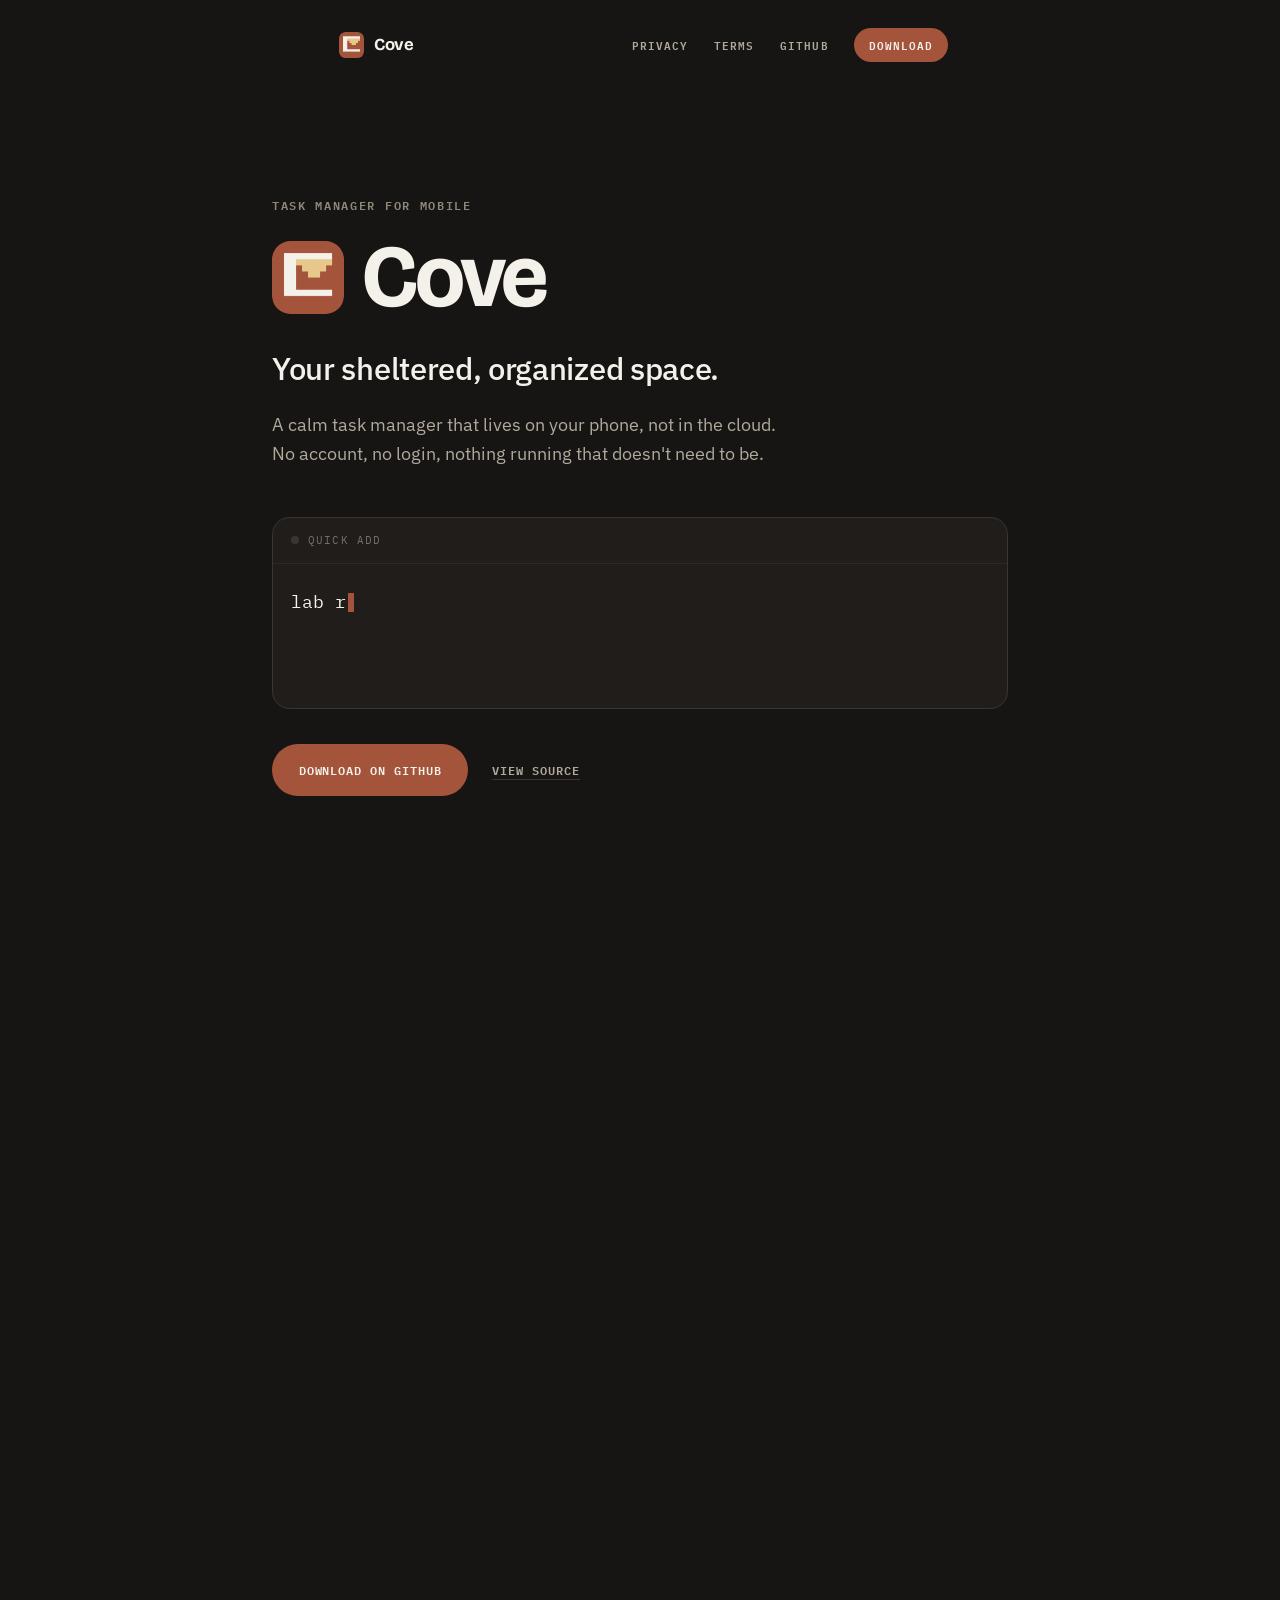
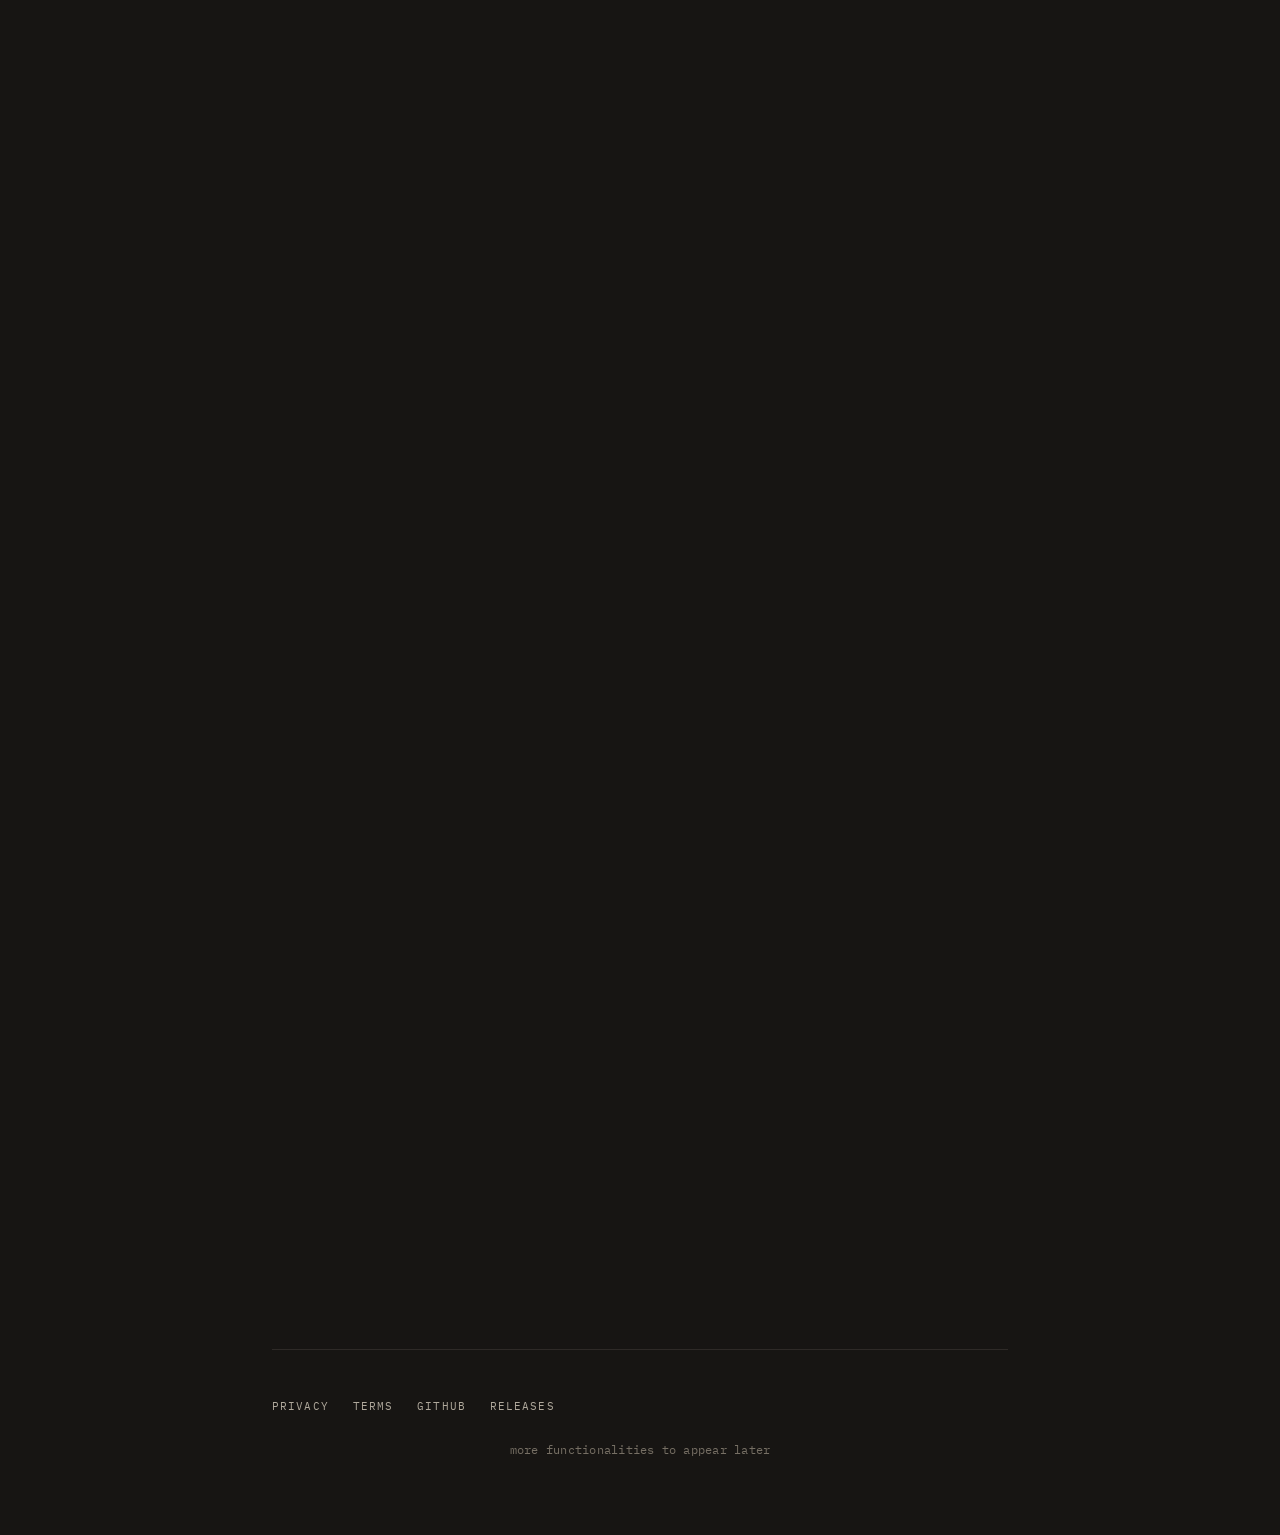
<file: docs/index.html>
<!doctype html>
<html lang="en">
<head>
  <script>document.documentElement.classList.add('js');</script>
  <meta charset="UTF-8" />
  <meta name="google-site-verification" content="CnpPWbdmqC6ZKWp6J1zPWoqQ3BeqE9sh8wnc2s-SfhE" />
  <meta name="viewport" content="width=device-width, initial-scale=1" />
  <title>Cove, a calm offline-first task manager</title>
  <meta name="description" content="Cove is a local-first task manager for Android. Quick Add parsing, home screen widgets, positive-only gamification, and optional Google Calendar sync." />
  <link rel="stylesheet" href="styles.css" />
</head>
<body>
  <nav class="nav" aria-label="Primary">
    <a class="nav__brand" href="index.html"><img src="assets/img/cove-icon.png" alt="" width="26" height="26" />Cove</a>
    <div class="nav__links">
      <a href="privacy.html">Privacy</a>
      <a href="terms.html">Terms</a>
      <a href="https://github.com/silhou-00/cove" target="_blank" rel="noopener">GitHub</a>
      <a class="nav__cta" href="https://github.com/silhou-00/cove/releases" target="_blank" rel="noopener">Download</a>
    </div>
  </nav>
  <div class="nav-spacer"></div>

  <header class="hero container">
    <p class="eyebrow hero__kicker">Task manager for Mobile</p>
    <div class="hero__brand-row">
      <img class="hero__icon" src="assets/img/cove-icon.png" alt="Cove app icon" width="80" height="80" />
      <h1 class="hero__title">Cove</h1>
    </div>
    <p class="hero__pitch">Your sheltered, organized space.</p>
    <p class="hero__sub">A calm task manager that lives on your phone, not in the cloud. No account, no login, nothing running that doesn't need to be.</p>

    <div class="demo reveal" aria-label="Quick Add demonstration">
      <div class="demo__bar">
        <span class="demo__dot"></span>
        <span class="demo__label">Quick Add</span>
      </div>
      <div class="demo__body">
        <div class="demo__input-row">
          <span id="demo-input"></span><span class="demo__caret" aria-hidden="true"></span>
        </div>
        <div class="demo__result" id="demo-result"></div>
      </div>
    </div>

    <div class="hero__actions">
      <a class="btn btn--primary" href="https://github.com/silhou-00/cove/releases" target="_blank" rel="noopener">Download on GitHub</a>
      <a class="btn btn--ghost" href="https://github.com/silhou-00/cove" target="_blank" rel="noopener">View source</a>
    </div>
  </header>

  <div class="container">
    <div class="tide"></div>
  </div>

  <section class="container reveal">
    <div class="section__head">
      <p class="eyebrow">What is Cove</p>
      <h2 class="section__title">One person, one phone, nothing extra running.</h2>
    </div>
    <div class="section-body">
      <span class="section-body__bar"></span>
      <div class="section-body__text">
        <p class="lede">Cove is a personal task and agenda manager built for Android. It's a single-user, offline-first app: everything you enter, tasks, schedules, recurring items, categories, is stored in a local database on your phone, with no account, no login, and no backend server involved at any point.</p>
        <p>You capture a task with a short typed line (Quick Add parses out its category, priority, and schedule for you), and from there Cove gives you a few different ways to look at the same data: what's due today, what needs attention soon, and a weekly view of anything you've time-blocked. Three home screen widgets mirror those views so you can check and complete tasks without opening the app, and local notifications remind you ahead of a task's scheduled time, all computed on your device, with no push service involved. If you want your schedule to also show up in Google Calendar, that's available as an optional, off by default sync, described further down this page.</p>
      </div>
    </div>
  </section>

  <div class="container">
    <div class="tide"></div>
  </div>

  <section class="container reveal">
    <div class="section__head">
      <p class="eyebrow">Purpose of Cove</p>
      <h2 class="section__title">Built for one person on one device, not an account.</h2>
    </div>
    <div class="section-body">
      <span class="section-body__bar"></span>
      <div class="section-body__text">
        <p class="lede">Most task managers assume you want an account, a cloud sync, and a subscription tier. Cove assumes the opposite: one person, one device, no signup, no server round trip, no telemetry.</p>
        <p>Completing tasks earns XP toward a level, and leveling up unlocks purely cosmetic rewards like accent themes, pets, and furniture, never anything that changes how the app functions.</p>
      </div>
    </div>
  </section>

  <div class="container">
    <div class="tide"></div>
  </div>

  <section class="container container--wide reveal" id="features">
    <div class="section__head">
      <p class="eyebrow">See it in motion</p>
      <h2 class="section__title">Everything Cove actually does.</h2>
    </div>

    <div class="showcase">
      <div class="showcase__labels">

        <div class="showcase__item is-active" data-panel="today">
          <p class="showcase__num">01</p>
          <h3 class="showcase__item-title">Today</h3>
          <p class="showcase__item-desc">What's due, right now. Tap the circle to complete something without leaving the list.</p>
          <div class="showcase__inline-mock">
            <div class="mockrow">
              <span class="mockrow__circle"></span>
              <div class="mockrow__body">
                <div class="mockrow__title">Turn in essay draft</div>
                <div class="mockrow__meta">SCHOOL</div>
              </div>
              <div class="mockrow__trailing">17:00</div>
            </div>
            <div class="mockrow">
              <span class="mockrow__circle is-done"></span>
              <div class="mockrow__body">
                <div class="mockrow__title">Reply to landlord</div>
                <div class="mockrow__meta">PERSONAL</div>
              </div>
              <div class="mockrow__trailing"></div>
            </div>
          </div>
        </div>

        <div class="showcase__item" data-panel="upnext">
          <p class="showcase__num">02</p>
          <h3 class="showcase__item-title">Up Next</h3>
          <p class="showcase__item-desc">Everything with a deadline coming up, grouped by how soon, so nothing quietly slips past.</p>
          <div class="showcase__inline-mock">
            <div class="mockrow">
              <span class="mockrow__circle"></span>
              <div class="mockrow__body">
                <div class="mockrow__title">Renew certification</div>
                <div class="mockrow__meta">CERTIFICATIONS</div>
              </div>
              <div class="mockrow__trailing">THU</div>
            </div>
            <div class="mockrow">
              <span class="mockrow__circle"></span>
              <div class="mockrow__body">
                <div class="mockrow__title">Pay rent</div>
                <div class="mockrow__meta">PERSONAL</div>
              </div>
              <div class="mockrow__trailing">FRI</div>
            </div>
          </div>
        </div>

        <div class="showcase__item" data-panel="timeblock">
          <p class="showcase__num">03</p>
          <h3 class="showcase__item-title">Time Block</h3>
          <p class="showcase__item-desc">Your week, laid out by day, so scheduled blocks never clutter your deadline list.</p>
          <div class="showcase__inline-mock">
            <div class="tb-day is-today">
              <div class="tb-day__label">WEDNESDAY:</div>
              <div class="tb-day__scroll">
                <div class="tb-card">
                  <span class="tb-card__bar" style="background:var(--area-work)"></span>
                  <div>
                    <div class="tb-card__time">09:00–09:30</div>
                    <div class="tb-card__title">Team sync</div>
                  </div>
                  <span class="tb-card__check"></span>
                </div>
              </div>
            </div>
            <div class="tb-day">
              <div class="tb-day__label">THURSDAY:</div>
              <div class="tb-day__scroll"></div>
            </div>
            <div class="tb-day">
              <div class="tb-day__label">FRIDAY:</div>
              <div class="tb-day__scroll">
                <div class="tb-card">
                  <span class="tb-card__bar" style="background:var(--area-school)"></span>
                  <div>
                    <div class="tb-card__time">17:00–18:30</div>
                    <div class="tb-card__title">Study group</div>
                  </div>
                  <span class="tb-card__check"></span>
                </div>
              </div>
            </div>
          </div>
        </div>

        <div class="showcase__item" data-panel="widgets">
          <p class="showcase__num">04</p>
          <h3 class="showcase__item-title">Home screen widgets</h3>
          <p class="showcase__item-desc">Agenda, Up Next, and Areas, with tap to complete straight from the widget.</p>
          <div class="showcase__inline-mock">
            <div class="widget-mock">
              <div class="widget-card">
                <div class="widget-card__header">
                  <span class="widget-card__label">UP NEXT</span>
                  <span class="widget-card__count">3 OPEN</span>
                </div>
                <div class="widget-row">
                  <span class="widget-row__bar" style="background:#6E4C6D"></span>
                  <div class="widget-row__body">
                    <div class="widget-row__title">Turn in essay draft</div>
                    <div class="widget-row__meta">TODAY 17:00 · SCHOOL</div>
                  </div>
                  <span class="widget-row__check"></span>
                </div>
                <div class="widget-row">
                  <span class="widget-row__bar" style="background:#3F6F6A"></span>
                  <div class="widget-row__body">
                    <div class="widget-row__title">Team sync</div>
                    <div class="widget-row__meta">TOMORROW 09:00 · WORK</div>
                  </div>
                  <span class="widget-row__check"></span>
                </div>
                <div class="widget-row">
                  <span class="widget-row__bar" style="background:#8A8175"></span>
                  <div class="widget-row__body">
                    <div class="widget-row__title">Water plants</div>
                    <div class="widget-row__meta">TODAY</div>
                  </div>
                  <span class="widget-row__check"></span>
                </div>
              </div>

              <div class="widget-card">
                <div class="widget-card__header">
                  <span class="widget-card__label">AREAS · THIS WEEK</span>
                  <span class="widget-card__count" style="color:#1B1917">LV 4</span>
                </div>
                <div class="widget-areas__columns">
                  <div class="widget-areas__col">
                    <div class="widget-areas__track"><span class="widget-areas__fill" style="width:72%;background:#6E4C6D"></span></div>
                    <div class="widget-areas__label">SCHOOL 72%</div>
                  </div>
                  <div class="widget-areas__col">
                    <div class="widget-areas__track"><span class="widget-areas__fill" style="width:45%;background:#3F6F6A"></span></div>
                    <div class="widget-areas__label">WORK 45%</div>
                  </div>
                  <div class="widget-areas__col">
                    <div class="widget-areas__track"><span class="widget-areas__fill" style="width:0%;background:#A4543A"></span></div>
                    <div class="widget-areas__label is-empty">PERSONAL —</div>
                  </div>
                  <div class="widget-areas__col">
                    <div class="widget-areas__track"><span class="widget-areas__fill" style="width:30%;background:#A07A2C"></span></div>
                    <div class="widget-areas__label">PROJECTS 30%</div>
                  </div>
                </div>
              </div>
            </div>
          </div>
        </div>

        <div class="showcase__item" data-panel="gamification">
          <p class="showcase__num">05</p>
          <h3 class="showcase__item-title">Gamification</h3>
          <p class="showcase__item-desc">Completing tasks earns XP toward a level. Letting something go overdue costs a little back, but what you unlock along the way is yours for good.</p>
          <div class="showcase__inline-mock">
            <div class="xp-gauge"><span class="xp-gauge__label">LV 4</span><span class="xp-gauge__track"></span></div>
          <div class="rewards-grid">
            <div class="reward-card reward-card--theme">
              <div class="reward-card__level">ACCENT THEME</div>
              <div class="reward-card__swatches">
                <button class="swatch is-active" type="button" data-accent="#A4543A" data-accent-dark="#7E3F2B">
                  <span class="swatch__dot" style="background:#A4543A"></span>
                  Base
                </button>
                <button class="swatch" type="button" data-accent="#B4586E" data-accent-dark="#94485A">
                  <span class="swatch__dot" style="background:#B4586E"></span>
                  Dawn · LV 2
                </button>
              </div>
              <p class="reward-card__hint">This page's accent is one of these. Try the other.</p>
            </div>

            <div class="reward-card">
              <div class="reward-card__level">PET · LV 4</div>
              <svg class="pixel-sprite" viewBox="0 0 10 10" shape-rendering="crispEdges" aria-hidden="true"><rect x="2" y="0" width="1" height="1" fill="#7E3F2B"/><rect x="7" y="0" width="1" height="1" fill="#7E3F2B"/><rect x="1" y="1" width="1" height="1" fill="#7E3F2B"/><rect x="2" y="1" width="1" height="1" fill="#A4543A"/><rect x="3" y="1" width="1" height="1" fill="#7E3F2B"/><rect x="6" y="1" width="1" height="1" fill="#7E3F2B"/><rect x="7" y="1" width="1" height="1" fill="#A4543A"/><rect x="8" y="1" width="1" height="1" fill="#7E3F2B"/><rect x="1" y="2" width="1" height="1" fill="#7E3F2B"/><rect x="2" y="2" width="1" height="1" fill="#A4543A"/><rect x="3" y="2" width="1" height="1" fill="#A4543A"/><rect x="4" y="2" width="1" height="1" fill="#A4543A"/><rect x="5" y="2" width="1" height="1" fill="#A4543A"/><rect x="6" y="2" width="1" height="1" fill="#A4543A"/><rect x="7" y="2" width="1" height="1" fill="#A4543A"/><rect x="8" y="2" width="1" height="1" fill="#7E3F2B"/><rect x="0" y="3" width="1" height="1" fill="#7E3F2B"/><rect x="1" y="3" width="1" height="1" fill="#A4543A"/><rect x="2" y="3" width="1" height="1" fill="#1B1917"/><rect x="3" y="3" width="1" height="1" fill="#A4543A"/><rect x="4" y="3" width="1" height="1" fill="#A4543A"/><rect x="5" y="3" width="1" height="1" fill="#A4543A"/><rect x="6" y="3" width="1" height="1" fill="#A4543A"/><rect x="7" y="3" width="1" height="1" fill="#1B1917"/><rect x="8" y="3" width="1" height="1" fill="#A4543A"/><rect x="9" y="3" width="1" height="1" fill="#7E3F2B"/><rect x="0" y="4" width="1" height="1" fill="#7E3F2B"/><rect x="1" y="4" width="1" height="1" fill="#A4543A"/><rect x="2" y="4" width="1" height="1" fill="#A4543A"/><rect x="3" y="4" width="1" height="1" fill="#F4F1EB"/><rect x="4" y="4" width="1" height="1" fill="#F4F1EB"/><rect x="5" y="4" width="1" height="1" fill="#F4F1EB"/><rect x="6" y="4" width="1" height="1" fill="#F4F1EB"/><rect x="7" y="4" width="1" height="1" fill="#A4543A"/><rect x="8" y="4" width="1" height="1" fill="#A4543A"/><rect x="9" y="4" width="1" height="1" fill="#7E3F2B"/><rect x="1" y="5" width="1" height="1" fill="#7E3F2B"/><rect x="2" y="5" width="1" height="1" fill="#A4543A"/><rect x="3" y="5" width="1" height="1" fill="#F4F1EB"/><rect x="4" y="5" width="1" height="1" fill="#1B1917"/><rect x="5" y="5" width="1" height="1" fill="#1B1917"/><rect x="6" y="5" width="1" height="1" fill="#F4F1EB"/><rect x="7" y="5" width="1" height="1" fill="#A4543A"/><rect x="8" y="5" width="1" height="1" fill="#7E3F2B"/><rect x="1" y="6" width="1" height="1" fill="#7E3F2B"/><rect x="2" y="6" width="1" height="1" fill="#A4543A"/><rect x="3" y="6" width="1" height="1" fill="#F4F1EB"/><rect x="4" y="6" width="1" height="1" fill="#F4F1EB"/><rect x="5" y="6" width="1" height="1" fill="#F4F1EB"/><rect x="6" y="6" width="1" height="1" fill="#F4F1EB"/><rect x="7" y="6" width="1" height="1" fill="#A4543A"/><rect x="8" y="6" width="1" height="1" fill="#7E3F2B"/><rect x="2" y="7" width="1" height="1" fill="#7E3F2B"/><rect x="3" y="7" width="1" height="1" fill="#A4543A"/><rect x="4" y="7" width="1" height="1" fill="#A4543A"/><rect x="5" y="7" width="1" height="1" fill="#A4543A"/><rect x="6" y="7" width="1" height="1" fill="#A4543A"/><rect x="7" y="7" width="1" height="1" fill="#7E3F2B"/><rect x="2" y="8" width="1" height="1" fill="#7E3F2B"/><rect x="3" y="8" width="1" height="1" fill="#F4F1EB"/><rect x="4" y="8" width="1" height="1" fill="#F4F1EB"/><rect x="5" y="8" width="1" height="1" fill="#F4F1EB"/><rect x="6" y="8" width="1" height="1" fill="#F4F1EB"/><rect x="7" y="8" width="1" height="1" fill="#7E3F2B"/><rect x="2" y="9" width="1" height="1" fill="#7E3F2B"/><rect x="3" y="9" width="1" height="1" fill="#7E3F2B"/><rect x="6" y="9" width="1" height="1" fill="#7E3F2B"/><rect x="7" y="9" width="1" height="1" fill="#7E3F2B"/></svg>
              <div class="reward-card__name">Fox</div>
            </div>

            <div class="reward-card">
              <div class="reward-card__level">FURNITURE · LV 5</div>
              <svg class="pixel-sprite" viewBox="0 0 10 10" shape-rendering="crispEdges" aria-hidden="true"><rect x="3" y="0" width="1" height="1" fill="#A07A2C"/><rect x="4" y="0" width="1" height="1" fill="#A07A2C"/><rect x="5" y="0" width="1" height="1" fill="#A07A2C"/><rect x="6" y="0" width="1" height="1" fill="#A07A2C"/><rect x="2" y="1" width="1" height="1" fill="#A07A2C"/><rect x="3" y="1" width="1" height="1" fill="#A07A2C"/><rect x="4" y="1" width="1" height="1" fill="#E8C88A"/><rect x="5" y="1" width="1" height="1" fill="#E8C88A"/><rect x="6" y="1" width="1" height="1" fill="#A07A2C"/><rect x="7" y="1" width="1" height="1" fill="#A07A2C"/><rect x="1" y="2" width="1" height="1" fill="#A07A2C"/><rect x="2" y="2" width="1" height="1" fill="#A07A2C"/><rect x="3" y="2" width="1" height="1" fill="#E8C88A"/><rect x="4" y="2" width="1" height="1" fill="#E8C88A"/><rect x="5" y="2" width="1" height="1" fill="#E8C88A"/><rect x="6" y="2" width="1" height="1" fill="#E8C88A"/><rect x="7" y="2" width="1" height="1" fill="#A07A2C"/><rect x="8" y="2" width="1" height="1" fill="#A07A2C"/><rect x="0" y="3" width="1" height="1" fill="#A07A2C"/><rect x="1" y="3" width="1" height="1" fill="#A07A2C"/><rect x="2" y="3" width="1" height="1" fill="#E8C88A"/><rect x="3" y="3" width="1" height="1" fill="#E8C88A"/><rect x="4" y="3" width="1" height="1" fill="#E8C88A"/><rect x="5" y="3" width="1" height="1" fill="#E8C88A"/><rect x="6" y="3" width="1" height="1" fill="#E8C88A"/><rect x="7" y="3" width="1" height="1" fill="#E8C88A"/><rect x="8" y="3" width="1" height="1" fill="#A07A2C"/><rect x="9" y="3" width="1" height="1" fill="#A07A2C"/><rect x="4" y="4" width="1" height="1" fill="#1B1917"/><rect x="5" y="4" width="1" height="1" fill="#1B1917"/><rect x="4" y="5" width="1" height="1" fill="#1B1917"/><rect x="5" y="5" width="1" height="1" fill="#1B1917"/><rect x="4" y="6" width="1" height="1" fill="#1B1917"/><rect x="5" y="6" width="1" height="1" fill="#1B1917"/><rect x="4" y="7" width="1" height="1" fill="#1B1917"/><rect x="5" y="7" width="1" height="1" fill="#1B1917"/><rect x="2" y="8" width="1" height="1" fill="#1B1917"/><rect x="3" y="8" width="1" height="1" fill="#1B1917"/><rect x="4" y="8" width="1" height="1" fill="#1B1917"/><rect x="5" y="8" width="1" height="1" fill="#1B1917"/><rect x="6" y="8" width="1" height="1" fill="#1B1917"/><rect x="7" y="8" width="1" height="1" fill="#1B1917"/><rect x="1" y="9" width="1" height="1" fill="#1B1917"/><rect x="2" y="9" width="1" height="1" fill="#1B1917"/><rect x="3" y="9" width="1" height="1" fill="#1B1917"/><rect x="4" y="9" width="1" height="1" fill="#1B1917"/><rect x="5" y="9" width="1" height="1" fill="#1B1917"/><rect x="6" y="9" width="1" height="1" fill="#1B1917"/><rect x="7" y="9" width="1" height="1" fill="#1B1917"/><rect x="8" y="9" width="1" height="1" fill="#1B1917"/></svg>
              <div class="reward-card__name">Reading lamp</div>
            </div>

            <div class="reward-card">
              <div class="reward-card__level">PET · LV 7</div>
              <svg class="pixel-sprite" viewBox="0 0 10 10" shape-rendering="crispEdges" aria-hidden="true"><rect x="2" y="0" width="1" height="1" fill="#33404F"/><rect x="3" y="0" width="1" height="1" fill="#4A5A70"/><rect x="6" y="0" width="1" height="1" fill="#4A5A70"/><rect x="7" y="0" width="1" height="1" fill="#33404F"/><rect x="1" y="1" width="1" height="1" fill="#33404F"/><rect x="2" y="1" width="1" height="1" fill="#4A5A70"/><rect x="3" y="1" width="1" height="1" fill="#4A5A70"/><rect x="4" y="1" width="1" height="1" fill="#4A5A70"/><rect x="5" y="1" width="1" height="1" fill="#4A5A70"/><rect x="6" y="1" width="1" height="1" fill="#4A5A70"/><rect x="7" y="1" width="1" height="1" fill="#4A5A70"/><rect x="8" y="1" width="1" height="1" fill="#33404F"/><rect x="0" y="2" width="1" height="1" fill="#33404F"/><rect x="1" y="2" width="1" height="1" fill="#4A5A70"/><rect x="2" y="2" width="1" height="1" fill="#F4F1EB"/><rect x="3" y="2" width="1" height="1" fill="#F4F1EB"/><rect x="4" y="2" width="1" height="1" fill="#4A5A70"/><rect x="5" y="2" width="1" height="1" fill="#4A5A70"/><rect x="6" y="2" width="1" height="1" fill="#F4F1EB"/><rect x="7" y="2" width="1" height="1" fill="#F4F1EB"/><rect x="8" y="2" width="1" height="1" fill="#4A5A70"/><rect x="9" y="2" width="1" height="1" fill="#33404F"/><rect x="0" y="3" width="1" height="1" fill="#33404F"/><rect x="1" y="3" width="1" height="1" fill="#4A5A70"/><rect x="2" y="3" width="1" height="1" fill="#F4F1EB"/><rect x="3" y="3" width="1" height="1" fill="#1B1917"/><rect x="4" y="3" width="1" height="1" fill="#F4F1EB"/><rect x="5" y="3" width="1" height="1" fill="#F4F1EB"/><rect x="6" y="3" width="1" height="1" fill="#1B1917"/><rect x="7" y="3" width="1" height="1" fill="#F4F1EB"/><rect x="8" y="3" width="1" height="1" fill="#4A5A70"/><rect x="9" y="3" width="1" height="1" fill="#33404F"/><rect x="0" y="4" width="1" height="1" fill="#33404F"/><rect x="1" y="4" width="1" height="1" fill="#4A5A70"/><rect x="2" y="4" width="1" height="1" fill="#4A5A70"/><rect x="3" y="4" width="1" height="1" fill="#F4F1EB"/><rect x="4" y="4" width="1" height="1" fill="#A07A2C"/><rect x="5" y="4" width="1" height="1" fill="#A07A2C"/><rect x="6" y="4" width="1" height="1" fill="#F4F1EB"/><rect x="7" y="4" width="1" height="1" fill="#4A5A70"/><rect x="8" y="4" width="1" height="1" fill="#4A5A70"/><rect x="9" y="4" width="1" height="1" fill="#33404F"/><rect x="0" y="5" width="1" height="1" fill="#33404F"/><rect x="1" y="5" width="1" height="1" fill="#4A5A70"/><rect x="2" y="5" width="1" height="1" fill="#4A5A70"/><rect x="3" y="5" width="1" height="1" fill="#4A5A70"/><rect x="4" y="5" width="1" height="1" fill="#F4F1EB"/><rect x="5" y="5" width="1" height="1" fill="#F4F1EB"/><rect x="6" y="5" width="1" height="1" fill="#4A5A70"/><rect x="7" y="5" width="1" height="1" fill="#4A5A70"/><rect x="8" y="5" width="1" height="1" fill="#4A5A70"/><rect x="9" y="5" width="1" height="1" fill="#33404F"/><rect x="1" y="6" width="1" height="1" fill="#33404F"/><rect x="2" y="6" width="1" height="1" fill="#4A5A70"/><rect x="3" y="6" width="1" height="1" fill="#F4F1EB"/><rect x="4" y="6" width="1" height="1" fill="#F4F1EB"/><rect x="5" y="6" width="1" height="1" fill="#F4F1EB"/><rect x="6" y="6" width="1" height="1" fill="#F4F1EB"/><rect x="7" y="6" width="1" height="1" fill="#4A5A70"/><rect x="8" y="6" width="1" height="1" fill="#33404F"/><rect x="1" y="7" width="1" height="1" fill="#33404F"/><rect x="2" y="7" width="1" height="1" fill="#4A5A70"/><rect x="3" y="7" width="1" height="1" fill="#F4F1EB"/><rect x="4" y="7" width="1" height="1" fill="#F4F1EB"/><rect x="5" y="7" width="1" height="1" fill="#F4F1EB"/><rect x="6" y="7" width="1" height="1" fill="#F4F1EB"/><rect x="7" y="7" width="1" height="1" fill="#4A5A70"/><rect x="8" y="7" width="1" height="1" fill="#33404F"/><rect x="2" y="8" width="1" height="1" fill="#33404F"/><rect x="3" y="8" width="1" height="1" fill="#4A5A70"/><rect x="4" y="8" width="1" height="1" fill="#4A5A70"/><rect x="5" y="8" width="1" height="1" fill="#4A5A70"/><rect x="6" y="8" width="1" height="1" fill="#4A5A70"/><rect x="7" y="8" width="1" height="1" fill="#33404F"/><rect x="2" y="9" width="1" height="1" fill="#A07A2C"/><rect x="3" y="9" width="1" height="1" fill="#A07A2C"/><rect x="6" y="9" width="1" height="1" fill="#A07A2C"/><rect x="7" y="9" width="1" height="1" fill="#A07A2C"/></svg>
              <div class="reward-card__name">Owl</div>
            </div>

            <div class="reward-card">
              <div class="reward-card__level">FURNITURE · LV 8</div>
              <svg class="pixel-sprite" viewBox="0 0 10 10" shape-rendering="crispEdges" aria-hidden="true"><rect x="3" y="0" width="1" height="1" fill="#3F6F6A"/><rect x="6" y="0" width="1" height="1" fill="#3F6F6A"/><rect x="2" y="1" width="1" height="1" fill="#3F6F6A"/><rect x="3" y="1" width="1" height="1" fill="#2A4E4A"/><rect x="4" y="1" width="1" height="1" fill="#3F6F6A"/><rect x="5" y="1" width="1" height="1" fill="#3F6F6A"/><rect x="6" y="1" width="1" height="1" fill="#2A4E4A"/><rect x="7" y="1" width="1" height="1" fill="#3F6F6A"/><rect x="1" y="2" width="1" height="1" fill="#3F6F6A"/><rect x="2" y="2" width="1" height="1" fill="#2A4E4A"/><rect x="3" y="2" width="1" height="1" fill="#3F6F6A"/><rect x="4" y="2" width="1" height="1" fill="#2A4E4A"/><rect x="5" y="2" width="1" height="1" fill="#2A4E4A"/><rect x="6" y="2" width="1" height="1" fill="#3F6F6A"/><rect x="7" y="2" width="1" height="1" fill="#2A4E4A"/><rect x="8" y="2" width="1" height="1" fill="#3F6F6A"/><rect x="0" y="3" width="1" height="1" fill="#3F6F6A"/><rect x="1" y="3" width="1" height="1" fill="#2A4E4A"/><rect x="2" y="3" width="1" height="1" fill="#3F6F6A"/><rect x="3" y="3" width="1" height="1" fill="#2A4E4A"/><rect x="4" y="3" width="1" height="1" fill="#3F6F6A"/><rect x="5" y="3" width="1" height="1" fill="#3F6F6A"/><rect x="6" y="3" width="1" height="1" fill="#2A4E4A"/><rect x="7" y="3" width="1" height="1" fill="#3F6F6A"/><rect x="8" y="3" width="1" height="1" fill="#2A4E4A"/><rect x="9" y="3" width="1" height="1" fill="#3F6F6A"/><rect x="1" y="4" width="1" height="1" fill="#3F6F6A"/><rect x="2" y="4" width="1" height="1" fill="#2A4E4A"/><rect x="3" y="4" width="1" height="1" fill="#3F6F6A"/><rect x="4" y="4" width="1" height="1" fill="#2A4E4A"/><rect x="5" y="4" width="1" height="1" fill="#2A4E4A"/><rect x="6" y="4" width="1" height="1" fill="#3F6F6A"/><rect x="7" y="4" width="1" height="1" fill="#2A4E4A"/><rect x="8" y="4" width="1" height="1" fill="#3F6F6A"/><rect x="2" y="5" width="1" height="1" fill="#2A4E4A"/><rect x="3" y="5" width="1" height="1" fill="#3F6F6A"/><rect x="4" y="5" width="1" height="1" fill="#2A4E4A"/><rect x="5" y="5" width="1" height="1" fill="#2A4E4A"/><rect x="6" y="5" width="1" height="1" fill="#3F6F6A"/><rect x="7" y="5" width="1" height="1" fill="#2A4E4A"/><rect x="3" y="6" width="1" height="1" fill="#2A4E4A"/><rect x="4" y="6" width="1" height="1" fill="#3F6F6A"/><rect x="5" y="6" width="1" height="1" fill="#3F6F6A"/><rect x="6" y="6" width="1" height="1" fill="#2A4E4A"/><rect x="1" y="7" width="1" height="1" fill="#7E3F2B"/><rect x="2" y="7" width="1" height="1" fill="#A4543A"/><rect x="3" y="7" width="1" height="1" fill="#A4543A"/><rect x="4" y="7" width="1" height="1" fill="#A4543A"/><rect x="5" y="7" width="1" height="1" fill="#A4543A"/><rect x="6" y="7" width="1" height="1" fill="#A4543A"/><rect x="7" y="7" width="1" height="1" fill="#A4543A"/><rect x="8" y="7" width="1" height="1" fill="#7E3F2B"/><rect x="2" y="8" width="1" height="1" fill="#7E3F2B"/><rect x="3" y="8" width="1" height="1" fill="#A4543A"/><rect x="4" y="8" width="1" height="1" fill="#A4543A"/><rect x="5" y="8" width="1" height="1" fill="#A4543A"/><rect x="6" y="8" width="1" height="1" fill="#A4543A"/><rect x="7" y="8" width="1" height="1" fill="#7E3F2B"/><rect x="3" y="9" width="1" height="1" fill="#7E3F2B"/><rect x="4" y="9" width="1" height="1" fill="#7E3F2B"/><rect x="5" y="9" width="1" height="1" fill="#7E3F2B"/><rect x="6" y="9" width="1" height="1" fill="#7E3F2B"/></svg>
              <div class="reward-card__name">Potted fern</div>
            </div>

            <div class="reward-card">
              <div class="reward-card__level">PET · LV 10</div>
              <svg class="pixel-sprite" viewBox="0 0 10 10" shape-rendering="crispEdges" aria-hidden="true"><rect x="2" y="0" width="1" height="1" fill="#7A5B47"/><rect x="7" y="0" width="1" height="1" fill="#7A5B47"/><rect x="1" y="1" width="1" height="1" fill="#7A5B47"/><rect x="2" y="1" width="1" height="1" fill="#7A5B47"/><rect x="3" y="1" width="1" height="1" fill="#7A5B47"/><rect x="4" y="1" width="1" height="1" fill="#7A5B47"/><rect x="5" y="1" width="1" height="1" fill="#7A5B47"/><rect x="6" y="1" width="1" height="1" fill="#7A5B47"/><rect x="7" y="1" width="1" height="1" fill="#7A5B47"/><rect x="8" y="1" width="1" height="1" fill="#7A5B47"/><rect x="0" y="2" width="1" height="1" fill="#7A5B47"/><rect x="1" y="2" width="1" height="1" fill="#7A5B47"/><rect x="2" y="2" width="1" height="1" fill="#1B1917"/><rect x="3" y="2" width="1" height="1" fill="#7A5B47"/><rect x="4" y="2" width="1" height="1" fill="#7A5B47"/><rect x="5" y="2" width="1" height="1" fill="#7A5B47"/><rect x="6" y="2" width="1" height="1" fill="#7A5B47"/><rect x="7" y="2" width="1" height="1" fill="#1B1917"/><rect x="8" y="2" width="1" height="1" fill="#7A5B47"/><rect x="9" y="2" width="1" height="1" fill="#7A5B47"/><rect x="0" y="3" width="1" height="1" fill="#7A5B47"/><rect x="1" y="3" width="1" height="1" fill="#7A5B47"/><rect x="2" y="3" width="1" height="1" fill="#7A5B47"/><rect x="3" y="3" width="1" height="1" fill="#A98B72"/><rect x="4" y="3" width="1" height="1" fill="#A98B72"/><rect x="5" y="3" width="1" height="1" fill="#A98B72"/><rect x="6" y="3" width="1" height="1" fill="#A98B72"/><rect x="7" y="3" width="1" height="1" fill="#7A5B47"/><rect x="8" y="3" width="1" height="1" fill="#7A5B47"/><rect x="9" y="3" width="1" height="1" fill="#7A5B47"/><rect x="0" y="4" width="1" height="1" fill="#7A5B47"/><rect x="1" y="4" width="1" height="1" fill="#7A5B47"/><rect x="2" y="4" width="1" height="1" fill="#A98B72"/><rect x="3" y="4" width="1" height="1" fill="#A98B72"/><rect x="4" y="4" width="1" height="1" fill="#1B1917"/><rect x="5" y="4" width="1" height="1" fill="#1B1917"/><rect x="6" y="4" width="1" height="1" fill="#A98B72"/><rect x="7" y="4" width="1" height="1" fill="#A98B72"/><rect x="8" y="4" width="1" height="1" fill="#7A5B47"/><rect x="9" y="4" width="1" height="1" fill="#7A5B47"/><rect x="1" y="5" width="1" height="1" fill="#7A5B47"/><rect x="2" y="5" width="1" height="1" fill="#A98B72"/><rect x="3" y="5" width="1" height="1" fill="#A98B72"/><rect x="4" y="5" width="1" height="1" fill="#A98B72"/><rect x="5" y="5" width="1" height="1" fill="#A98B72"/><rect x="6" y="5" width="1" height="1" fill="#A98B72"/><rect x="7" y="5" width="1" height="1" fill="#A98B72"/><rect x="8" y="5" width="1" height="1" fill="#7A5B47"/><rect x="1" y="6" width="1" height="1" fill="#7A5B47"/><rect x="2" y="6" width="1" height="1" fill="#A98B72"/><rect x="3" y="6" width="1" height="1" fill="#A98B72"/><rect x="4" y="6" width="1" height="1" fill="#A98B72"/><rect x="5" y="6" width="1" height="1" fill="#A98B72"/><rect x="6" y="6" width="1" height="1" fill="#A98B72"/><rect x="7" y="6" width="1" height="1" fill="#A98B72"/><rect x="8" y="6" width="1" height="1" fill="#7A5B47"/><rect x="2" y="7" width="1" height="1" fill="#7A5B47"/><rect x="3" y="7" width="1" height="1" fill="#A98B72"/><rect x="4" y="7" width="1" height="1" fill="#A98B72"/><rect x="5" y="7" width="1" height="1" fill="#A98B72"/><rect x="6" y="7" width="1" height="1" fill="#A98B72"/><rect x="7" y="7" width="1" height="1" fill="#7A5B47"/><rect x="2" y="8" width="1" height="1" fill="#7A5B47"/><rect x="3" y="8" width="1" height="1" fill="#A98B72"/><rect x="4" y="8" width="1" height="1" fill="#A98B72"/><rect x="5" y="8" width="1" height="1" fill="#A98B72"/><rect x="6" y="8" width="1" height="1" fill="#A98B72"/><rect x="7" y="8" width="1" height="1" fill="#7A5B47"/><rect x="2" y="9" width="1" height="1" fill="#A98B72"/><rect x="3" y="9" width="1" height="1" fill="#A98B72"/><rect x="6" y="9" width="1" height="1" fill="#A98B72"/><rect x="7" y="9" width="1" height="1" fill="#A98B72"/></svg>
              <div class="reward-card__name">Otter</div>
            </div>
          </div>
          </div>
        </div>

        <div class="showcase__item" data-panel="applock">
          <p class="showcase__num">06</p>
          <h3 class="showcase__item-title">App Lock</h3>
          <p class="showcase__item-desc">Optional PIN or biometric lock on the app itself.</p>
          <div class="showcase__inline-mock">
            <div class="lock-preview">
              <svg class="lock-icon" viewBox="0 0 24 24" fill="none" stroke="currentColor" stroke-width="1.4" stroke-linecap="round" aria-hidden="true">
                <path d="M12 3.5c3.9 0 7 3.1 7 7v2c0 1.9-.3 3.7-1 5.3"/>
                <path d="M12 3.5c-3.9 0-7 3.1-7 7v2c0 1 .1 2.1.4 3.2"/>
                <path d="M12 7.2c2.6 0 4.7 2.1 4.7 4.7v1.6c0 1.6-.3 3.1-.9 4.5"/>
                <path d="M12 7.2c-2.6 0-4.7 2.1-4.7 4.7v2c0 2.3.6 4.5 1.7 6.4"/>
                <path d="M12 10.8c1.4 0 2.6 1.1 2.6 2.6v1.1c0 1.6-.4 3.1-1.1 4.5"/>
                <path d="M9.6 14.5c0-1.4 1.1-2.6 2.4-2.6"/>
                <path d="M9.9 19.4c-.6-1-1-2.1-1.2-3.3"/>
              </svg>
              <div class="preview-lock"><span></span><span></span><span></span><span></span></div>
            </div>
            <p class="preview-caption">Locked with a PIN/biometric on launch</p>
          </div>
        </div>

        <div class="showcase__item" data-panel="calendar">
          <p class="showcase__num">07</p>
          <h3 class="showcase__item-title">Google Calendar</h3>
          <p class="showcase__item-desc">Optional, off by default. If you turn it on from Settings, Cove asks for read access to show your existing events alongside your tasks, and only asks for write access later if you also turn on export. Full detail in the <a href="privacy.html">privacy policy</a>.</p>
          <div class="showcase__inline-mock">
            <div class="cal-settings">
              <div class="cal-settings__row">
                <span class="cal-settings__dot"></span>
                <span class="cal-settings__email">you@gmail.com</span>
              </div>
              <div class="cal-settings__toggle-row">
                <span class="cal-settings__label">Import events</span>
                <span class="mini-switch"></span>
              </div>
              <div class="cal-settings__export-row">
                <span class="cal-settings__label">Export</span>
                <div class="cal-settings__export-options">
                  <span class="cal-pill is-active">ASK</span>
                  <span class="cal-pill">ALWAYS</span>
                  <span class="cal-pill">NEVER</span>
                </div>
              </div>
              <div class="cal-settings__meta">Last synced: Aug 2, 9:14 AM</div>
            </div>
          </div>
        </div>

        <div class="showcase__item" data-panel="export">
          <p class="showcase__num">08</p>
          <h3 class="showcase__item-title">Export and import</h3>
          <p class="showcase__item-desc">Back up or move your data manually as JSON, since there's no cloud backup.</p>
          <div class="showcase__inline-mock">
            <div class="preview-export">cove-export-2026-08-03.json</div>
          </div>
        </div>

      </div>

      <div class="showcase__display">
        <div class="showcase__panel is-active" data-panel="today">
          <div class="mockrow">
            <span class="mockrow__circle"></span>
            <div class="mockrow__body">
              <div class="mockrow__title">Turn in essay draft</div>
              <div class="mockrow__meta">SCHOOL</div>
            </div>
            <div class="mockrow__trailing">17:00</div>
          </div>
          <div class="mockrow">
            <span class="mockrow__circle is-done"></span>
            <div class="mockrow__body">
              <div class="mockrow__title">Reply to landlord</div>
              <div class="mockrow__meta">PERSONAL</div>
            </div>
            <div class="mockrow__trailing"></div>
          </div>
        </div>

        <div class="showcase__panel" data-panel="upnext">
          <div class="mockrow">
            <span class="mockrow__circle"></span>
            <div class="mockrow__body">
              <div class="mockrow__title">Renew certification</div>
              <div class="mockrow__meta">CERTIFICATIONS</div>
            </div>
            <div class="mockrow__trailing">THU</div>
          </div>
          <div class="mockrow">
            <span class="mockrow__circle"></span>
            <div class="mockrow__body">
              <div class="mockrow__title">Pay rent</div>
              <div class="mockrow__meta">PERSONAL</div>
            </div>
            <div class="mockrow__trailing">FRI</div>
          </div>
        </div>

        <div class="showcase__panel" data-panel="timeblock">
          <div class="tb-day is-today">
            <div class="tb-day__label">WEDNESDAY:</div>
            <div class="tb-day__scroll">
              <div class="tb-card">
                <span class="tb-card__bar" style="background:var(--area-work)"></span>
                <div>
                  <div class="tb-card__time">09:00–09:30</div>
                  <div class="tb-card__title">Team sync</div>
                </div>
                <span class="tb-card__check"></span>
              </div>
            </div>
          </div>
          <div class="tb-day">
            <div class="tb-day__label">THURSDAY:</div>
            <div class="tb-day__scroll"></div>
          </div>
          <div class="tb-day">
            <div class="tb-day__label">FRIDAY:</div>
            <div class="tb-day__scroll">
              <div class="tb-card">
                <span class="tb-card__bar" style="background:var(--area-school)"></span>
                <div>
                  <div class="tb-card__time">17:00–18:30</div>
                  <div class="tb-card__title">Study group</div>
                </div>
                <span class="tb-card__check"></span>
              </div>
            </div>
          </div>
        </div>

        <div class="showcase__panel" data-panel="widgets">
          <div class="widget-mock">
            <div class="widget-card">
              <div class="widget-card__header">
                <span class="widget-card__label">UP NEXT</span>
                <span class="widget-card__count">3 OPEN</span>
              </div>
              <div class="widget-row">
                <span class="widget-row__bar" style="background:#6E4C6D"></span>
                <div class="widget-row__body">
                  <div class="widget-row__title">Turn in essay draft</div>
                  <div class="widget-row__meta">TODAY 17:00 · SCHOOL</div>
                </div>
                <span class="widget-row__check"></span>
              </div>
              <div class="widget-row">
                <span class="widget-row__bar" style="background:#3F6F6A"></span>
                <div class="widget-row__body">
                  <div class="widget-row__title">Team sync</div>
                  <div class="widget-row__meta">TOMORROW 09:00 · WORK</div>
                </div>
                <span class="widget-row__check"></span>
              </div>
              <div class="widget-row">
                <span class="widget-row__bar" style="background:#8A8175"></span>
                <div class="widget-row__body">
                  <div class="widget-row__title">Water plants</div>
                  <div class="widget-row__meta">TODAY</div>
                </div>
                <span class="widget-row__check"></span>
              </div>
            </div>

            <div class="widget-card">
              <div class="widget-card__header">
                <span class="widget-card__label">AREAS · THIS WEEK</span>
                <span class="widget-card__count" style="color:#1B1917">LV 4</span>
              </div>
              <div class="widget-areas__columns">
                <div class="widget-areas__col">
                  <div class="widget-areas__track"><span class="widget-areas__fill" style="width:72%;background:#6E4C6D"></span></div>
                  <div class="widget-areas__label">SCHOOL 72%</div>
                </div>
                <div class="widget-areas__col">
                  <div class="widget-areas__track"><span class="widget-areas__fill" style="width:45%;background:#3F6F6A"></span></div>
                  <div class="widget-areas__label">WORK 45%</div>
                </div>
                <div class="widget-areas__col">
                  <div class="widget-areas__track"><span class="widget-areas__fill" style="width:0%;background:#A4543A"></span></div>
                  <div class="widget-areas__label is-empty">PERSONAL —</div>
                </div>
                <div class="widget-areas__col">
                  <div class="widget-areas__track"><span class="widget-areas__fill" style="width:30%;background:#A07A2C"></span></div>
                  <div class="widget-areas__label">PROJECTS 30%</div>
                </div>
              </div>
            </div>
          </div>
        </div>

        <div class="showcase__panel" data-panel="gamification">
          <div class="xp-gauge"><span class="xp-gauge__label">LV 4</span><span class="xp-gauge__track"></span></div>
          <div class="rewards-grid">
            <div class="reward-card reward-card--theme">
              <div class="reward-card__level">ACCENT THEME</div>
              <div class="reward-card__swatches">
                <button class="swatch is-active" type="button" data-accent="#A4543A" data-accent-dark="#7E3F2B">
                  <span class="swatch__dot" style="background:#A4543A"></span>
                  Base
                </button>
                <button class="swatch" type="button" data-accent="#B4586E" data-accent-dark="#94485A">
                  <span class="swatch__dot" style="background:#B4586E"></span>
                  Dawn · LV 2
                </button>
              </div>
              <p class="reward-card__hint">This page's accent is one of these. Try the other.</p>
            </div>

            <div class="reward-card">
              <div class="reward-card__level">PET · LV 4</div>
              <svg class="pixel-sprite" viewBox="0 0 10 10" shape-rendering="crispEdges" aria-hidden="true"><rect x="2" y="0" width="1" height="1" fill="#7E3F2B"/><rect x="7" y="0" width="1" height="1" fill="#7E3F2B"/><rect x="1" y="1" width="1" height="1" fill="#7E3F2B"/><rect x="2" y="1" width="1" height="1" fill="#A4543A"/><rect x="3" y="1" width="1" height="1" fill="#7E3F2B"/><rect x="6" y="1" width="1" height="1" fill="#7E3F2B"/><rect x="7" y="1" width="1" height="1" fill="#A4543A"/><rect x="8" y="1" width="1" height="1" fill="#7E3F2B"/><rect x="1" y="2" width="1" height="1" fill="#7E3F2B"/><rect x="2" y="2" width="1" height="1" fill="#A4543A"/><rect x="3" y="2" width="1" height="1" fill="#A4543A"/><rect x="4" y="2" width="1" height="1" fill="#A4543A"/><rect x="5" y="2" width="1" height="1" fill="#A4543A"/><rect x="6" y="2" width="1" height="1" fill="#A4543A"/><rect x="7" y="2" width="1" height="1" fill="#A4543A"/><rect x="8" y="2" width="1" height="1" fill="#7E3F2B"/><rect x="0" y="3" width="1" height="1" fill="#7E3F2B"/><rect x="1" y="3" width="1" height="1" fill="#A4543A"/><rect x="2" y="3" width="1" height="1" fill="#1B1917"/><rect x="3" y="3" width="1" height="1" fill="#A4543A"/><rect x="4" y="3" width="1" height="1" fill="#A4543A"/><rect x="5" y="3" width="1" height="1" fill="#A4543A"/><rect x="6" y="3" width="1" height="1" fill="#A4543A"/><rect x="7" y="3" width="1" height="1" fill="#1B1917"/><rect x="8" y="3" width="1" height="1" fill="#A4543A"/><rect x="9" y="3" width="1" height="1" fill="#7E3F2B"/><rect x="0" y="4" width="1" height="1" fill="#7E3F2B"/><rect x="1" y="4" width="1" height="1" fill="#A4543A"/><rect x="2" y="4" width="1" height="1" fill="#A4543A"/><rect x="3" y="4" width="1" height="1" fill="#F4F1EB"/><rect x="4" y="4" width="1" height="1" fill="#F4F1EB"/><rect x="5" y="4" width="1" height="1" fill="#F4F1EB"/><rect x="6" y="4" width="1" height="1" fill="#F4F1EB"/><rect x="7" y="4" width="1" height="1" fill="#A4543A"/><rect x="8" y="4" width="1" height="1" fill="#A4543A"/><rect x="9" y="4" width="1" height="1" fill="#7E3F2B"/><rect x="1" y="5" width="1" height="1" fill="#7E3F2B"/><rect x="2" y="5" width="1" height="1" fill="#A4543A"/><rect x="3" y="5" width="1" height="1" fill="#F4F1EB"/><rect x="4" y="5" width="1" height="1" fill="#1B1917"/><rect x="5" y="5" width="1" height="1" fill="#1B1917"/><rect x="6" y="5" width="1" height="1" fill="#F4F1EB"/><rect x="7" y="5" width="1" height="1" fill="#A4543A"/><rect x="8" y="5" width="1" height="1" fill="#7E3F2B"/><rect x="1" y="6" width="1" height="1" fill="#7E3F2B"/><rect x="2" y="6" width="1" height="1" fill="#A4543A"/><rect x="3" y="6" width="1" height="1" fill="#F4F1EB"/><rect x="4" y="6" width="1" height="1" fill="#F4F1EB"/><rect x="5" y="6" width="1" height="1" fill="#F4F1EB"/><rect x="6" y="6" width="1" height="1" fill="#F4F1EB"/><rect x="7" y="6" width="1" height="1" fill="#A4543A"/><rect x="8" y="6" width="1" height="1" fill="#7E3F2B"/><rect x="2" y="7" width="1" height="1" fill="#7E3F2B"/><rect x="3" y="7" width="1" height="1" fill="#A4543A"/><rect x="4" y="7" width="1" height="1" fill="#A4543A"/><rect x="5" y="7" width="1" height="1" fill="#A4543A"/><rect x="6" y="7" width="1" height="1" fill="#A4543A"/><rect x="7" y="7" width="1" height="1" fill="#7E3F2B"/><rect x="2" y="8" width="1" height="1" fill="#7E3F2B"/><rect x="3" y="8" width="1" height="1" fill="#F4F1EB"/><rect x="4" y="8" width="1" height="1" fill="#F4F1EB"/><rect x="5" y="8" width="1" height="1" fill="#F4F1EB"/><rect x="6" y="8" width="1" height="1" fill="#F4F1EB"/><rect x="7" y="8" width="1" height="1" fill="#7E3F2B"/><rect x="2" y="9" width="1" height="1" fill="#7E3F2B"/><rect x="3" y="9" width="1" height="1" fill="#7E3F2B"/><rect x="6" y="9" width="1" height="1" fill="#7E3F2B"/><rect x="7" y="9" width="1" height="1" fill="#7E3F2B"/></svg>
              <div class="reward-card__name">Fox</div>
            </div>

            <div class="reward-card">
              <div class="reward-card__level">FURNITURE · LV 5</div>
              <svg class="pixel-sprite" viewBox="0 0 10 10" shape-rendering="crispEdges" aria-hidden="true"><rect x="3" y="0" width="1" height="1" fill="#A07A2C"/><rect x="4" y="0" width="1" height="1" fill="#A07A2C"/><rect x="5" y="0" width="1" height="1" fill="#A07A2C"/><rect x="6" y="0" width="1" height="1" fill="#A07A2C"/><rect x="2" y="1" width="1" height="1" fill="#A07A2C"/><rect x="3" y="1" width="1" height="1" fill="#A07A2C"/><rect x="4" y="1" width="1" height="1" fill="#E8C88A"/><rect x="5" y="1" width="1" height="1" fill="#E8C88A"/><rect x="6" y="1" width="1" height="1" fill="#A07A2C"/><rect x="7" y="1" width="1" height="1" fill="#A07A2C"/><rect x="1" y="2" width="1" height="1" fill="#A07A2C"/><rect x="2" y="2" width="1" height="1" fill="#A07A2C"/><rect x="3" y="2" width="1" height="1" fill="#E8C88A"/><rect x="4" y="2" width="1" height="1" fill="#E8C88A"/><rect x="5" y="2" width="1" height="1" fill="#E8C88A"/><rect x="6" y="2" width="1" height="1" fill="#E8C88A"/><rect x="7" y="2" width="1" height="1" fill="#A07A2C"/><rect x="8" y="2" width="1" height="1" fill="#A07A2C"/><rect x="0" y="3" width="1" height="1" fill="#A07A2C"/><rect x="1" y="3" width="1" height="1" fill="#A07A2C"/><rect x="2" y="3" width="1" height="1" fill="#E8C88A"/><rect x="3" y="3" width="1" height="1" fill="#E8C88A"/><rect x="4" y="3" width="1" height="1" fill="#E8C88A"/><rect x="5" y="3" width="1" height="1" fill="#E8C88A"/><rect x="6" y="3" width="1" height="1" fill="#E8C88A"/><rect x="7" y="3" width="1" height="1" fill="#E8C88A"/><rect x="8" y="3" width="1" height="1" fill="#A07A2C"/><rect x="9" y="3" width="1" height="1" fill="#A07A2C"/><rect x="4" y="4" width="1" height="1" fill="#1B1917"/><rect x="5" y="4" width="1" height="1" fill="#1B1917"/><rect x="4" y="5" width="1" height="1" fill="#1B1917"/><rect x="5" y="5" width="1" height="1" fill="#1B1917"/><rect x="4" y="6" width="1" height="1" fill="#1B1917"/><rect x="5" y="6" width="1" height="1" fill="#1B1917"/><rect x="4" y="7" width="1" height="1" fill="#1B1917"/><rect x="5" y="7" width="1" height="1" fill="#1B1917"/><rect x="2" y="8" width="1" height="1" fill="#1B1917"/><rect x="3" y="8" width="1" height="1" fill="#1B1917"/><rect x="4" y="8" width="1" height="1" fill="#1B1917"/><rect x="5" y="8" width="1" height="1" fill="#1B1917"/><rect x="6" y="8" width="1" height="1" fill="#1B1917"/><rect x="7" y="8" width="1" height="1" fill="#1B1917"/><rect x="1" y="9" width="1" height="1" fill="#1B1917"/><rect x="2" y="9" width="1" height="1" fill="#1B1917"/><rect x="3" y="9" width="1" height="1" fill="#1B1917"/><rect x="4" y="9" width="1" height="1" fill="#1B1917"/><rect x="5" y="9" width="1" height="1" fill="#1B1917"/><rect x="6" y="9" width="1" height="1" fill="#1B1917"/><rect x="7" y="9" width="1" height="1" fill="#1B1917"/><rect x="8" y="9" width="1" height="1" fill="#1B1917"/></svg>
              <div class="reward-card__name">Reading lamp</div>
            </div>

            <div class="reward-card">
              <div class="reward-card__level">PET · LV 7</div>
              <svg class="pixel-sprite" viewBox="0 0 10 10" shape-rendering="crispEdges" aria-hidden="true"><rect x="2" y="0" width="1" height="1" fill="#33404F"/><rect x="3" y="0" width="1" height="1" fill="#4A5A70"/><rect x="6" y="0" width="1" height="1" fill="#4A5A70"/><rect x="7" y="0" width="1" height="1" fill="#33404F"/><rect x="1" y="1" width="1" height="1" fill="#33404F"/><rect x="2" y="1" width="1" height="1" fill="#4A5A70"/><rect x="3" y="1" width="1" height="1" fill="#4A5A70"/><rect x="4" y="1" width="1" height="1" fill="#4A5A70"/><rect x="5" y="1" width="1" height="1" fill="#4A5A70"/><rect x="6" y="1" width="1" height="1" fill="#4A5A70"/><rect x="7" y="1" width="1" height="1" fill="#4A5A70"/><rect x="8" y="1" width="1" height="1" fill="#33404F"/><rect x="0" y="2" width="1" height="1" fill="#33404F"/><rect x="1" y="2" width="1" height="1" fill="#4A5A70"/><rect x="2" y="2" width="1" height="1" fill="#F4F1EB"/><rect x="3" y="2" width="1" height="1" fill="#F4F1EB"/><rect x="4" y="2" width="1" height="1" fill="#4A5A70"/><rect x="5" y="2" width="1" height="1" fill="#4A5A70"/><rect x="6" y="2" width="1" height="1" fill="#F4F1EB"/><rect x="7" y="2" width="1" height="1" fill="#F4F1EB"/><rect x="8" y="2" width="1" height="1" fill="#4A5A70"/><rect x="9" y="2" width="1" height="1" fill="#33404F"/><rect x="0" y="3" width="1" height="1" fill="#33404F"/><rect x="1" y="3" width="1" height="1" fill="#4A5A70"/><rect x="2" y="3" width="1" height="1" fill="#F4F1EB"/><rect x="3" y="3" width="1" height="1" fill="#1B1917"/><rect x="4" y="3" width="1" height="1" fill="#F4F1EB"/><rect x="5" y="3" width="1" height="1" fill="#F4F1EB"/><rect x="6" y="3" width="1" height="1" fill="#1B1917"/><rect x="7" y="3" width="1" height="1" fill="#F4F1EB"/><rect x="8" y="3" width="1" height="1" fill="#4A5A70"/><rect x="9" y="3" width="1" height="1" fill="#33404F"/><rect x="0" y="4" width="1" height="1" fill="#33404F"/><rect x="1" y="4" width="1" height="1" fill="#4A5A70"/><rect x="2" y="4" width="1" height="1" fill="#4A5A70"/><rect x="3" y="4" width="1" height="1" fill="#F4F1EB"/><rect x="4" y="4" width="1" height="1" fill="#A07A2C"/><rect x="5" y="4" width="1" height="1" fill="#A07A2C"/><rect x="6" y="4" width="1" height="1" fill="#F4F1EB"/><rect x="7" y="4" width="1" height="1" fill="#4A5A70"/><rect x="8" y="4" width="1" height="1" fill="#4A5A70"/><rect x="9" y="4" width="1" height="1" fill="#33404F"/><rect x="0" y="5" width="1" height="1" fill="#33404F"/><rect x="1" y="5" width="1" height="1" fill="#4A5A70"/><rect x="2" y="5" width="1" height="1" fill="#4A5A70"/><rect x="3" y="5" width="1" height="1" fill="#4A5A70"/><rect x="4" y="5" width="1" height="1" fill="#F4F1EB"/><rect x="5" y="5" width="1" height="1" fill="#F4F1EB"/><rect x="6" y="5" width="1" height="1" fill="#4A5A70"/><rect x="7" y="5" width="1" height="1" fill="#4A5A70"/><rect x="8" y="5" width="1" height="1" fill="#4A5A70"/><rect x="9" y="5" width="1" height="1" fill="#33404F"/><rect x="1" y="6" width="1" height="1" fill="#33404F"/><rect x="2" y="6" width="1" height="1" fill="#4A5A70"/><rect x="3" y="6" width="1" height="1" fill="#F4F1EB"/><rect x="4" y="6" width="1" height="1" fill="#F4F1EB"/><rect x="5" y="6" width="1" height="1" fill="#F4F1EB"/><rect x="6" y="6" width="1" height="1" fill="#F4F1EB"/><rect x="7" y="6" width="1" height="1" fill="#4A5A70"/><rect x="8" y="6" width="1" height="1" fill="#33404F"/><rect x="1" y="7" width="1" height="1" fill="#33404F"/><rect x="2" y="7" width="1" height="1" fill="#4A5A70"/><rect x="3" y="7" width="1" height="1" fill="#F4F1EB"/><rect x="4" y="7" width="1" height="1" fill="#F4F1EB"/><rect x="5" y="7" width="1" height="1" fill="#F4F1EB"/><rect x="6" y="7" width="1" height="1" fill="#F4F1EB"/><rect x="7" y="7" width="1" height="1" fill="#4A5A70"/><rect x="8" y="7" width="1" height="1" fill="#33404F"/><rect x="2" y="8" width="1" height="1" fill="#33404F"/><rect x="3" y="8" width="1" height="1" fill="#4A5A70"/><rect x="4" y="8" width="1" height="1" fill="#4A5A70"/><rect x="5" y="8" width="1" height="1" fill="#4A5A70"/><rect x="6" y="8" width="1" height="1" fill="#4A5A70"/><rect x="7" y="8" width="1" height="1" fill="#33404F"/><rect x="2" y="9" width="1" height="1" fill="#A07A2C"/><rect x="3" y="9" width="1" height="1" fill="#A07A2C"/><rect x="6" y="9" width="1" height="1" fill="#A07A2C"/><rect x="7" y="9" width="1" height="1" fill="#A07A2C"/></svg>
              <div class="reward-card__name">Owl</div>
            </div>

            <div class="reward-card">
              <div class="reward-card__level">FURNITURE · LV 8</div>
              <svg class="pixel-sprite" viewBox="0 0 10 10" shape-rendering="crispEdges" aria-hidden="true"><rect x="3" y="0" width="1" height="1" fill="#3F6F6A"/><rect x="6" y="0" width="1" height="1" fill="#3F6F6A"/><rect x="2" y="1" width="1" height="1" fill="#3F6F6A"/><rect x="3" y="1" width="1" height="1" fill="#2A4E4A"/><rect x="4" y="1" width="1" height="1" fill="#3F6F6A"/><rect x="5" y="1" width="1" height="1" fill="#3F6F6A"/><rect x="6" y="1" width="1" height="1" fill="#2A4E4A"/><rect x="7" y="1" width="1" height="1" fill="#3F6F6A"/><rect x="1" y="2" width="1" height="1" fill="#3F6F6A"/><rect x="2" y="2" width="1" height="1" fill="#2A4E4A"/><rect x="3" y="2" width="1" height="1" fill="#3F6F6A"/><rect x="4" y="2" width="1" height="1" fill="#2A4E4A"/><rect x="5" y="2" width="1" height="1" fill="#2A4E4A"/><rect x="6" y="2" width="1" height="1" fill="#3F6F6A"/><rect x="7" y="2" width="1" height="1" fill="#2A4E4A"/><rect x="8" y="2" width="1" height="1" fill="#3F6F6A"/><rect x="0" y="3" width="1" height="1" fill="#3F6F6A"/><rect x="1" y="3" width="1" height="1" fill="#2A4E4A"/><rect x="2" y="3" width="1" height="1" fill="#3F6F6A"/><rect x="3" y="3" width="1" height="1" fill="#2A4E4A"/><rect x="4" y="3" width="1" height="1" fill="#3F6F6A"/><rect x="5" y="3" width="1" height="1" fill="#3F6F6A"/><rect x="6" y="3" width="1" height="1" fill="#2A4E4A"/><rect x="7" y="3" width="1" height="1" fill="#3F6F6A"/><rect x="8" y="3" width="1" height="1" fill="#2A4E4A"/><rect x="9" y="3" width="1" height="1" fill="#3F6F6A"/><rect x="1" y="4" width="1" height="1" fill="#3F6F6A"/><rect x="2" y="4" width="1" height="1" fill="#2A4E4A"/><rect x="3" y="4" width="1" height="1" fill="#3F6F6A"/><rect x="4" y="4" width="1" height="1" fill="#2A4E4A"/><rect x="5" y="4" width="1" height="1" fill="#2A4E4A"/><rect x="6" y="4" width="1" height="1" fill="#3F6F6A"/><rect x="7" y="4" width="1" height="1" fill="#2A4E4A"/><rect x="8" y="4" width="1" height="1" fill="#3F6F6A"/><rect x="2" y="5" width="1" height="1" fill="#2A4E4A"/><rect x="3" y="5" width="1" height="1" fill="#3F6F6A"/><rect x="4" y="5" width="1" height="1" fill="#2A4E4A"/><rect x="5" y="5" width="1" height="1" fill="#2A4E4A"/><rect x="6" y="5" width="1" height="1" fill="#3F6F6A"/><rect x="7" y="5" width="1" height="1" fill="#2A4E4A"/><rect x="3" y="6" width="1" height="1" fill="#2A4E4A"/><rect x="4" y="6" width="1" height="1" fill="#3F6F6A"/><rect x="5" y="6" width="1" height="1" fill="#3F6F6A"/><rect x="6" y="6" width="1" height="1" fill="#2A4E4A"/><rect x="1" y="7" width="1" height="1" fill="#7E3F2B"/><rect x="2" y="7" width="1" height="1" fill="#A4543A"/><rect x="3" y="7" width="1" height="1" fill="#A4543A"/><rect x="4" y="7" width="1" height="1" fill="#A4543A"/><rect x="5" y="7" width="1" height="1" fill="#A4543A"/><rect x="6" y="7" width="1" height="1" fill="#A4543A"/><rect x="7" y="7" width="1" height="1" fill="#A4543A"/><rect x="8" y="7" width="1" height="1" fill="#7E3F2B"/><rect x="2" y="8" width="1" height="1" fill="#7E3F2B"/><rect x="3" y="8" width="1" height="1" fill="#A4543A"/><rect x="4" y="8" width="1" height="1" fill="#A4543A"/><rect x="5" y="8" width="1" height="1" fill="#A4543A"/><rect x="6" y="8" width="1" height="1" fill="#A4543A"/><rect x="7" y="8" width="1" height="1" fill="#7E3F2B"/><rect x="3" y="9" width="1" height="1" fill="#7E3F2B"/><rect x="4" y="9" width="1" height="1" fill="#7E3F2B"/><rect x="5" y="9" width="1" height="1" fill="#7E3F2B"/><rect x="6" y="9" width="1" height="1" fill="#7E3F2B"/></svg>
              <div class="reward-card__name">Potted fern</div>
            </div>

            <div class="reward-card">
              <div class="reward-card__level">PET · LV 10</div>
              <svg class="pixel-sprite" viewBox="0 0 10 10" shape-rendering="crispEdges" aria-hidden="true"><rect x="2" y="0" width="1" height="1" fill="#7A5B47"/><rect x="7" y="0" width="1" height="1" fill="#7A5B47"/><rect x="1" y="1" width="1" height="1" fill="#7A5B47"/><rect x="2" y="1" width="1" height="1" fill="#7A5B47"/><rect x="3" y="1" width="1" height="1" fill="#7A5B47"/><rect x="4" y="1" width="1" height="1" fill="#7A5B47"/><rect x="5" y="1" width="1" height="1" fill="#7A5B47"/><rect x="6" y="1" width="1" height="1" fill="#7A5B47"/><rect x="7" y="1" width="1" height="1" fill="#7A5B47"/><rect x="8" y="1" width="1" height="1" fill="#7A5B47"/><rect x="0" y="2" width="1" height="1" fill="#7A5B47"/><rect x="1" y="2" width="1" height="1" fill="#7A5B47"/><rect x="2" y="2" width="1" height="1" fill="#1B1917"/><rect x="3" y="2" width="1" height="1" fill="#7A5B47"/><rect x="4" y="2" width="1" height="1" fill="#7A5B47"/><rect x="5" y="2" width="1" height="1" fill="#7A5B47"/><rect x="6" y="2" width="1" height="1" fill="#7A5B47"/><rect x="7" y="2" width="1" height="1" fill="#1B1917"/><rect x="8" y="2" width="1" height="1" fill="#7A5B47"/><rect x="9" y="2" width="1" height="1" fill="#7A5B47"/><rect x="0" y="3" width="1" height="1" fill="#7A5B47"/><rect x="1" y="3" width="1" height="1" fill="#7A5B47"/><rect x="2" y="3" width="1" height="1" fill="#7A5B47"/><rect x="3" y="3" width="1" height="1" fill="#A98B72"/><rect x="4" y="3" width="1" height="1" fill="#A98B72"/><rect x="5" y="3" width="1" height="1" fill="#A98B72"/><rect x="6" y="3" width="1" height="1" fill="#A98B72"/><rect x="7" y="3" width="1" height="1" fill="#7A5B47"/><rect x="8" y="3" width="1" height="1" fill="#7A5B47"/><rect x="9" y="3" width="1" height="1" fill="#7A5B47"/><rect x="0" y="4" width="1" height="1" fill="#7A5B47"/><rect x="1" y="4" width="1" height="1" fill="#7A5B47"/><rect x="2" y="4" width="1" height="1" fill="#A98B72"/><rect x="3" y="4" width="1" height="1" fill="#A98B72"/><rect x="4" y="4" width="1" height="1" fill="#1B1917"/><rect x="5" y="4" width="1" height="1" fill="#1B1917"/><rect x="6" y="4" width="1" height="1" fill="#A98B72"/><rect x="7" y="4" width="1" height="1" fill="#A98B72"/><rect x="8" y="4" width="1" height="1" fill="#7A5B47"/><rect x="9" y="4" width="1" height="1" fill="#7A5B47"/><rect x="1" y="5" width="1" height="1" fill="#7A5B47"/><rect x="2" y="5" width="1" height="1" fill="#A98B72"/><rect x="3" y="5" width="1" height="1" fill="#A98B72"/><rect x="4" y="5" width="1" height="1" fill="#A98B72"/><rect x="5" y="5" width="1" height="1" fill="#A98B72"/><rect x="6" y="5" width="1" height="1" fill="#A98B72"/><rect x="7" y="5" width="1" height="1" fill="#A98B72"/><rect x="8" y="5" width="1" height="1" fill="#7A5B47"/><rect x="1" y="6" width="1" height="1" fill="#7A5B47"/><rect x="2" y="6" width="1" height="1" fill="#A98B72"/><rect x="3" y="6" width="1" height="1" fill="#A98B72"/><rect x="4" y="6" width="1" height="1" fill="#A98B72"/><rect x="5" y="6" width="1" height="1" fill="#A98B72"/><rect x="6" y="6" width="1" height="1" fill="#A98B72"/><rect x="7" y="6" width="1" height="1" fill="#A98B72"/><rect x="8" y="6" width="1" height="1" fill="#7A5B47"/><rect x="2" y="7" width="1" height="1" fill="#7A5B47"/><rect x="3" y="7" width="1" height="1" fill="#A98B72"/><rect x="4" y="7" width="1" height="1" fill="#A98B72"/><rect x="5" y="7" width="1" height="1" fill="#A98B72"/><rect x="6" y="7" width="1" height="1" fill="#A98B72"/><rect x="7" y="7" width="1" height="1" fill="#7A5B47"/><rect x="2" y="8" width="1" height="1" fill="#7A5B47"/><rect x="3" y="8" width="1" height="1" fill="#A98B72"/><rect x="4" y="8" width="1" height="1" fill="#A98B72"/><rect x="5" y="8" width="1" height="1" fill="#A98B72"/><rect x="6" y="8" width="1" height="1" fill="#A98B72"/><rect x="7" y="8" width="1" height="1" fill="#7A5B47"/><rect x="2" y="9" width="1" height="1" fill="#A98B72"/><rect x="3" y="9" width="1" height="1" fill="#A98B72"/><rect x="6" y="9" width="1" height="1" fill="#A98B72"/><rect x="7" y="9" width="1" height="1" fill="#A98B72"/></svg>
              <div class="reward-card__name">Otter</div>
            </div>
          </div>
        </div>

        <div class="showcase__panel" data-panel="applock">
          <div class="lock-preview">
            <svg class="lock-icon" viewBox="0 0 24 24" fill="none" stroke="currentColor" stroke-width="1.4" stroke-linecap="round" aria-hidden="true">
              <path d="M12 3.5c3.9 0 7 3.1 7 7v2c0 1.9-.3 3.7-1 5.3"/>
              <path d="M12 3.5c-3.9 0-7 3.1-7 7v2c0 1 .1 2.1.4 3.2"/>
              <path d="M12 7.2c2.6 0 4.7 2.1 4.7 4.7v1.6c0 1.6-.3 3.1-.9 4.5"/>
              <path d="M12 7.2c-2.6 0-4.7 2.1-4.7 4.7v2c0 2.3.6 4.5 1.7 6.4"/>
              <path d="M12 10.8c1.4 0 2.6 1.1 2.6 2.6v1.1c0 1.6-.4 3.1-1.1 4.5"/>
              <path d="M9.6 14.5c0-1.4 1.1-2.6 2.4-2.6"/>
              <path d="M9.9 19.4c-.6-1-1-2.1-1.2-3.3"/>
            </svg>
            <div class="preview-lock"><span></span><span></span><span></span><span></span></div>
          </div>
          <p class="preview-caption">Locked with a PIN/biometric on launch</p>
        </div>

        <div class="showcase__panel" data-panel="calendar">
          <div class="cal-settings">
            <div class="cal-settings__row">
              <span class="cal-settings__dot"></span>
              <span class="cal-settings__email">you@gmail.com</span>
            </div>
            <div class="cal-settings__toggle-row">
              <span class="cal-settings__label">Import events</span>
              <span class="mini-switch"></span>
            </div>
            <div class="cal-settings__export-row">
              <span class="cal-settings__label">Export</span>
              <div class="cal-settings__export-options">
                <span class="cal-pill is-active">ASK</span>
                <span class="cal-pill">ALWAYS</span>
                <span class="cal-pill">NEVER</span>
              </div>
            </div>
            <div class="cal-settings__meta">Last synced: Aug 2, 9:14 AM</div>
          </div>
        </div>

        <div class="showcase__panel" data-panel="export">
          <div class="preview-export">cove-export-2026-08-03.json</div>
        </div>
      </div>
    </div>
  </section>

  <div class="container">
    <div class="tide"></div>
  </div>

  <section class="container reveal">
    <div class="section__head">
      <p class="eyebrow">Requirements</p>
      <h2 class="section__title">Nothing to set up.</h2>
    </div>
    <div class="specs">
      <div class="specs__item">
        <div class="specs__label">ANDROID</div>
        <div class="specs__value">7.0 or newer</div>
      </div>
      <div class="specs__item">
        <div class="specs__label">iOS</div>
        <div class="specs__value">Not currently planned</div>
      </div>
      <div class="specs__item">
        <div class="specs__label">CONNECTIVITY</div>
        <div class="specs__value">Works offline</div>
      </div>
    </div>

    <div class="changelog">
      <p class="eyebrow" style="margin-bottom: 1rem;">Patch notes</p>
      <div class="changelog__version reveal" data-stagger="0" style="border-top: none;">
        <div class="changelog__version-tag">v1.0.1</div>
        <ul>
          <li>Fixed Google Calendar export crashing on Android</li>
          <li>Notification permission is now asked for upfront, in onboarding and Settings</li>
          <li>Calendar week header disambiguated and first day of week now respected in Month view too</li>
          <li>Time-blocked items now show up in Up Next, in-app and in widgets</li>
          <li>Fixed an intermittent error opening the app from a home screen widget tap</li>
          <li>Added a privacy policy</li>
        </ul>
      </div>
      <div class="changelog__version reveal" data-stagger="1">
        <div class="changelog__version-tag">v1.0.0</div>
        <ul>
          <li>First build version of Cove</li>
        </ul>
      </div>
    </div>
  </section>

  <footer class="footer container">
    <div class="footer__links">
      <a href="privacy.html">Privacy</a>
      <a href="terms.html">Terms</a>
      <a href="https://github.com/silhou-00/cove" target="_blank" rel="noopener">GitHub</a>
      <a href="https://github.com/silhou-00/cove/releases" target="_blank" rel="noopener">Releases</a>
    </div>
    <p class="footer__tagline">more functionalities to appear later</p>
  </footer>

  <script src="script.js"></script>
</body>
</html>
</file>
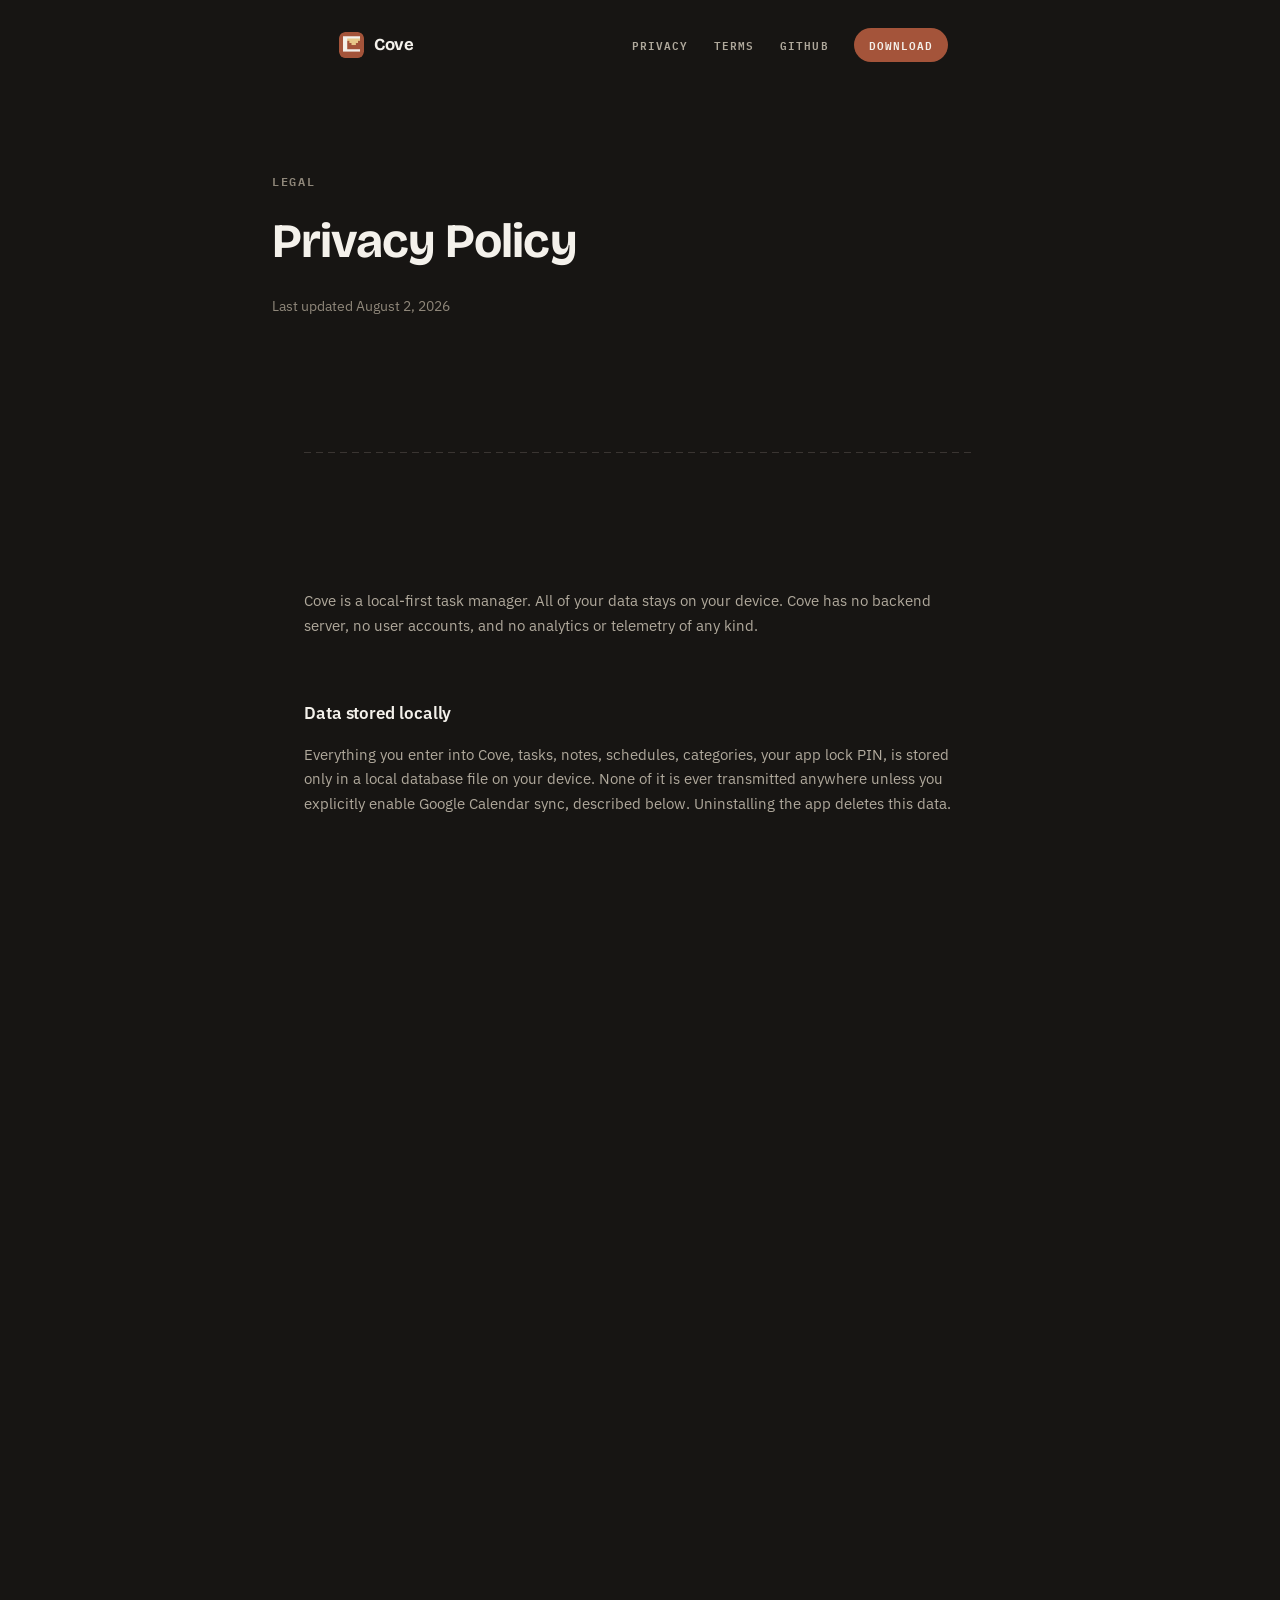
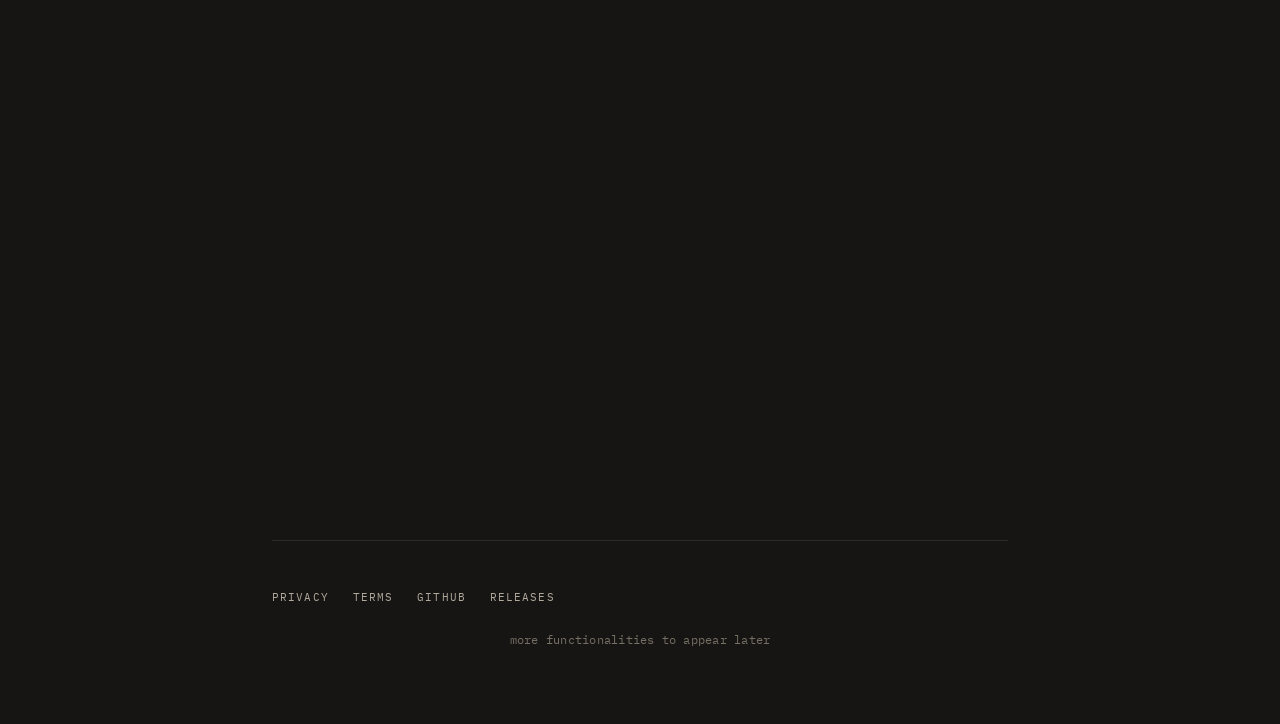
<file: docs/privacy.html>
<!doctype html>
<html lang="en">
<head>
  <script>document.documentElement.classList.add('js');</script>
  <meta charset="UTF-8" />
  <meta name="viewport" content="width=device-width, initial-scale=1" />
  <title>Cove Privacy Policy</title>
  <meta name="description" content="Cove's privacy policy: what's stored locally, what Google Calendar sync can access, and what is never collected." />
  <link rel="stylesheet" href="styles.css" />
</head>
<body>
  <nav class="nav" aria-label="Primary">
    <a class="nav__brand" href="index.html"><img src="assets/img/cove-icon.png" alt="" width="26" height="26" />Cove</a>
    <div class="nav__links">
      <a href="privacy.html">Privacy</a>
      <a href="terms.html">Terms</a>
      <a href="https://github.com/silhou-00/cove" target="_blank" rel="noopener">GitHub</a>
      <a class="nav__cta" href="https://github.com/silhou-00/cove/releases" target="_blank" rel="noopener">Download</a>
    </div>
  </nav>
  <div class="nav-spacer"></div>

  <header class="doc-header container">
    <p class="eyebrow">Legal</p>
    <h1>Privacy Policy</h1>
    <p class="doc-header__meta">Last updated August 2, 2026</p>
  </header>

  <div class="container">
    <div class="tide"></div>
  </div>

  <section class="container reveal doc-section">
    <p>Cove is a local-first task manager. All of your data stays on your device. Cove has no backend server, no user accounts, and no analytics or telemetry of any kind.</p>
  </section>

  <section class="container reveal doc-section">
    <h2>Data stored locally</h2>
    <p>Everything you enter into Cove, tasks, notes, schedules, categories, your app lock PIN, is stored only in a local database file on your device. None of it is ever transmitted anywhere unless you explicitly enable Google Calendar sync, described below. Uninstalling the app deletes this data.</p>
  </section>

  <div class="container">
    <div class="tide"></div>
  </div>

  <section class="container reveal doc-section">
    <h2>Google Calendar access, optional, off by default</h2>
    <p>Google Calendar sync is turned off by default. If you choose to connect it from Settings, Cove requests access to your Google Calendar through Google Sign-In:</p>
    <ul>
      <li><strong>Read access</strong> (<code>calendar.events.readonly</code>) is requested when you connect, so Cove can show your existing Google Calendar events alongside your Cove tasks.</li>
      <li><strong>Write access</strong> (<code>calendar.events</code>) is requested only if and when you turn on an export mode that lets Cove create or delete events on your calendar. This scope is never requested until you actually enable that feature.</li>
    </ul>
    <p>Cove only ever reads or writes calendar event data. It never requests access to any other Google service, such as Gmail, Drive, or Contacts. Your connected Google account's email address is stored locally on your device, only to show which account is connected, and is never sent anywhere.</p>
    <p>You can disconnect Google Calendar at any time from Settings, which revokes Cove's access to your account.</p>
  </section>

  <div class="container">
    <div class="tide"></div>
  </div>

  <section class="container reveal doc-section">
    <h2>Data sharing</h2>
    <p>Cove does not share, sell, or transmit any of your data to any third party. There is no analytics SDK, no crash reporter, no advertising network, and no server operated by Cove or its developer.</p>
  </section>

  <section class="container reveal doc-section">
    <h2>Changes to this policy</h2>
    <p>Any change to how Cove handles data will be reflected in this page.</p>
  </section>

  <section class="container reveal doc-section">
    <h2>Contact</h2>
    <p>Questions about this policy or Cove's data handling: <a href="https://github.com/silhou-00">github.com/silhou-00</a>.</p>
  </section>

  <footer class="footer container">
    <div class="footer__links">
      <a href="privacy.html">Privacy</a>
      <a href="terms.html">Terms</a>
      <a href="https://github.com/silhou-00/cove" target="_blank" rel="noopener">GitHub</a>
      <a href="https://github.com/silhou-00/cove/releases" target="_blank" rel="noopener">Releases</a>
    </div>
    <p class="footer__tagline">more functionalities to appear later</p>
  </footer>

  <script src="script.js"></script>
</body>
</html>
</file>
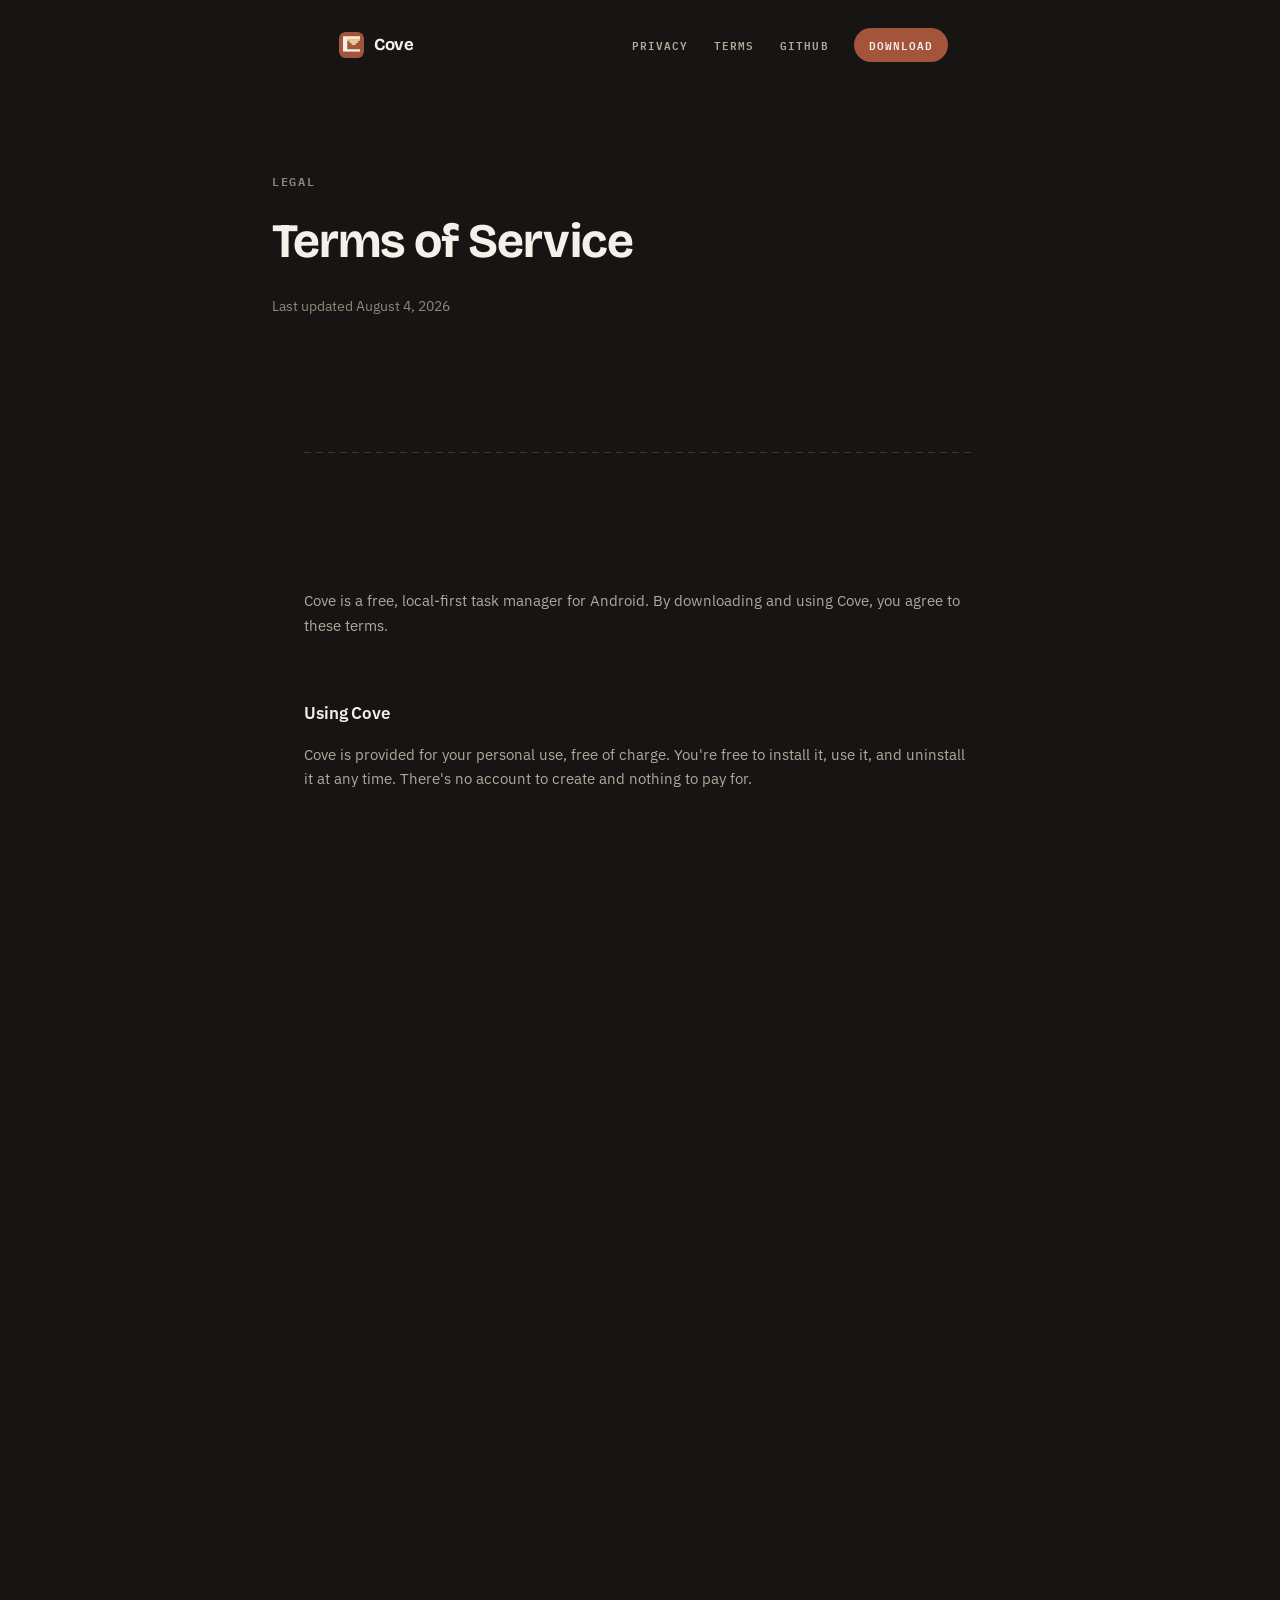
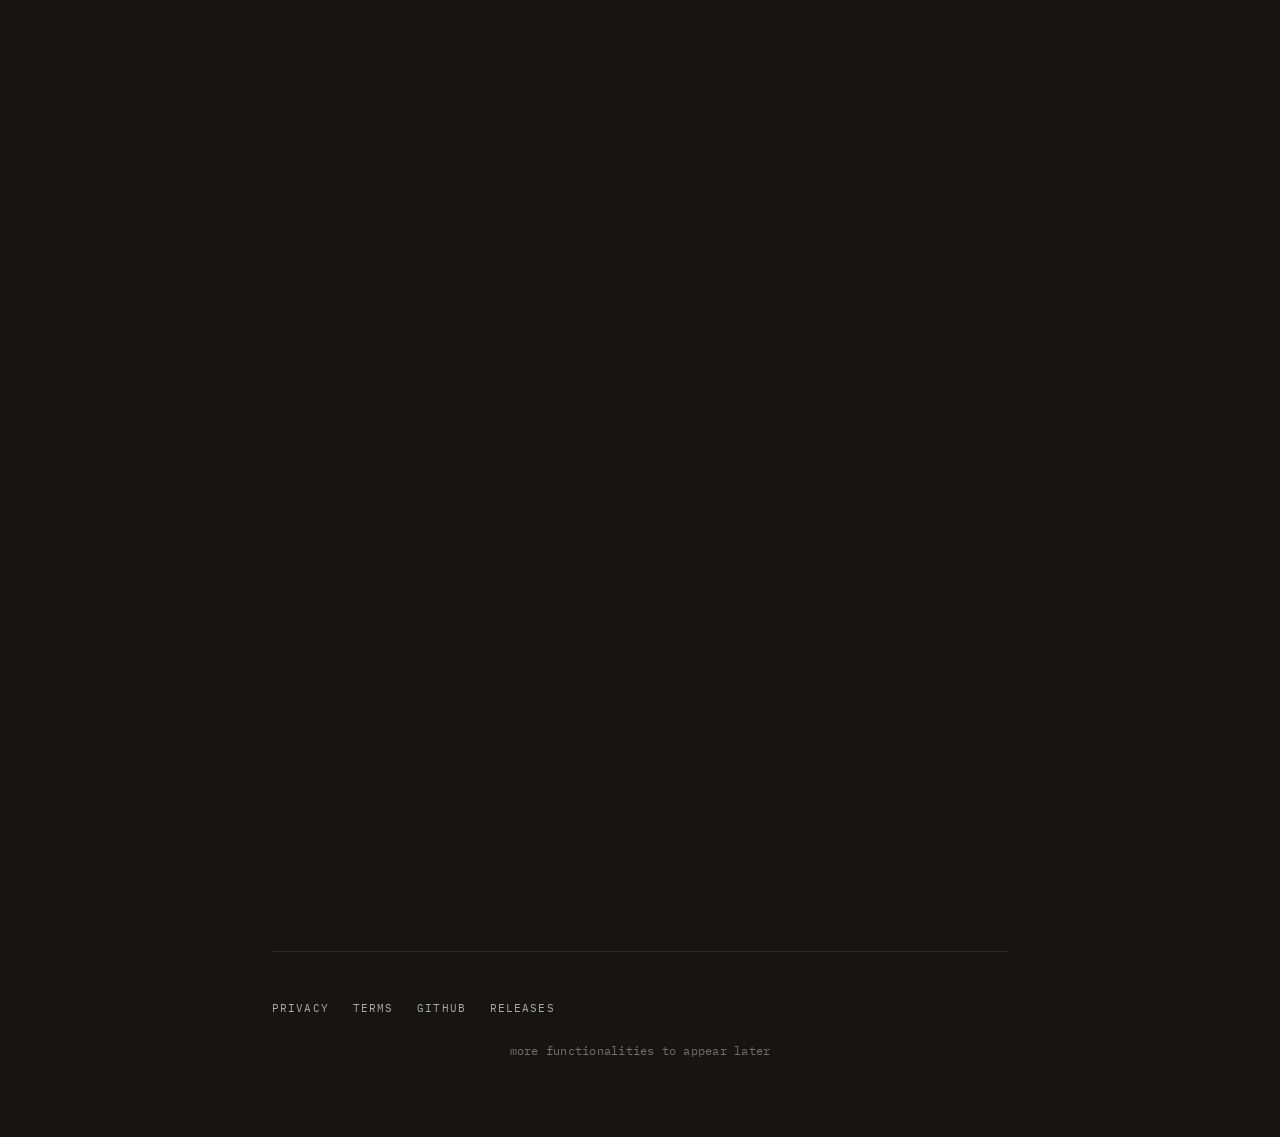
<file: docs/terms.html>
<!doctype html>
<html lang="en">
<head>
  <script>document.documentElement.classList.add('js');</script>
  <meta charset="UTF-8" />
  <meta name="viewport" content="width=device-width, initial-scale=1" />
  <title>Cove Terms of Service</title>
  <meta name="description" content="Cove's terms of service: what you agree to by using the app, and what to expect from it." />
  <link rel="stylesheet" href="styles.css" />
</head>
<body>
  <nav class="nav" aria-label="Primary">
    <a class="nav__brand" href="index.html"><img src="assets/img/cove-icon.png" alt="" width="26" height="26" />Cove</a>
    <div class="nav__links">
      <a href="privacy.html">Privacy</a>
      <a href="terms.html">Terms</a>
      <a href="https://github.com/silhou-00/cove" target="_blank" rel="noopener">GitHub</a>
      <a class="nav__cta" href="https://github.com/silhou-00/cove/releases" target="_blank" rel="noopener">Download</a>
    </div>
  </nav>
  <div class="nav-spacer"></div>

  <header class="doc-header container">
    <p class="eyebrow">Legal</p>
    <h1>Terms of Service</h1>
    <p class="doc-header__meta">Last updated August 4, 2026</p>
  </header>

  <div class="container">
    <div class="tide"></div>
  </div>

  <section class="container reveal doc-section">
    <p>Cove is a free, local-first task manager for Android. By downloading and using Cove, you agree to these terms.</p>
  </section>

  <section class="container reveal doc-section">
    <h2>Using Cove</h2>
    <p>Cove is provided for your personal use, free of charge. You're free to install it, use it, and uninstall it at any time. There's no account to create and nothing to pay for.</p>
  </section>

  <div class="container">
    <div class="tide"></div>
  </div>

  <section class="container reveal doc-section">
    <h2>Your data</h2>
    <p>Everything you enter into Cove, tasks, notes, schedules, categories, stays on your device, in a local database Cove creates and manages. You own that data. If you enable the optional JSON export feature, you're responsible for keeping any exported file safe, since there's no cloud backup behind it.</p>
  </section>

  <section class="container reveal doc-section">
    <h2>Google Calendar sync, optional</h2>
    <p>If you choose to connect Google Calendar from Settings, Cove reads and/or writes calendar event data on your behalf, exactly as described in the <a href="privacy.html">Privacy Policy</a>. You can disconnect at any time from Settings. Your use of Google Calendar itself is separately governed by Google's own terms.</p>
  </section>

  <div class="container">
    <div class="tide"></div>
  </div>

  <section class="container reveal doc-section">
    <h2>No warranty</h2>
    <p>Cove is provided as is, without warranty of any kind. It's a small, actively developed project, it may contain bugs, and features may change between releases. There's no guarantee it will be error free, available at all times, or fit for any particular purpose.</p>
  </section>

  <section class="container reveal doc-section">
    <h2>Limitation of liability</h2>
    <p>To the fullest extent permitted by law, Cove's developer isn't liable for any loss of data, missed tasks, or other damages arising from your use of the app. Back up anything important using the export feature.</p>
  </section>

  <div class="container">
    <div class="tide"></div>
  </div>

  <section class="container reveal doc-section">
    <h2>Changes</h2>
    <p>Cove and these terms may change over time. Any change to how the app works or what these terms cover will be reflected on this page and in the app's changelog.</p>
  </section>

  <section class="container reveal doc-section">
    <h2>Termination</h2>
    <p>These terms apply for as long as you use Cove. Uninstalling the app ends them for you.</p>
  </section>

  <section class="container reveal doc-section">
    <h2>Contact</h2>
    <p>Questions about these terms: <a href="https://github.com/silhou-00">github.com/silhou-00</a>.</p>
  </section>

  <footer class="footer container">
    <div class="footer__links">
      <a href="privacy.html">Privacy</a>
      <a href="terms.html">Terms</a>
      <a href="https://github.com/silhou-00/cove" target="_blank" rel="noopener">GitHub</a>
      <a href="https://github.com/silhou-00/cove/releases" target="_blank" rel="noopener">Releases</a>
    </div>
    <p class="footer__tagline">more functionalities to appear later</p>
  </footer>

  <script src="script.js"></script>
</body>
</html>
</file>
<file: docs/styles.css>
/* ============================================================
   Cove — support site
   Tokens pulled directly from app/lib/app/theme.dart (dark mode)
   so this page reads as the same product, not a separate brand.
   ============================================================ */

@font-face {
  font-family: 'Bricolage Grotesque';
  src: url('assets/fonts/BricolageGrotesque[opsz,wdth,wght].ttf') format('truetype-variations');
  font-weight: 200 800;
  font-stretch: 75% 100%;
  font-display: swap;
}

@font-face {
  font-family: 'IBM Plex Sans';
  src: url('assets/fonts/IBMPlexSans[wdth,wght].ttf') format('truetype-variations');
  font-weight: 100 700;
  font-stretch: 75% 100%;
  font-display: swap;
}

@font-face {
  font-family: 'IBM Plex Mono';
  src: url('assets/fonts/IBMPlexMono-Regular.ttf') format('truetype');
  font-weight: 400;
  font-display: swap;
}
@font-face {
  font-family: 'IBM Plex Mono';
  src: url('assets/fonts/IBMPlexMono-Medium.ttf') format('truetype');
  font-weight: 500;
  font-display: swap;
}
@font-face {
  font-family: 'IBM Plex Mono';
  src: url('assets/fonts/IBMPlexMono-SemiBold.ttf') format('truetype');
  font-weight: 600;
  font-display: swap;
}

:root {
  /* Surfaces */
  --bg: #171513;
  --surface: #201d1b;
  --surface-raised: #262220;

  /* Text */
  --ink: #f4f1eb;
  --ink-muted: #b0a99c;
  --ink-faint: #8f877a;
  --ink-fainter: #766f64;

  /* Lines */
  --border: #3a3532;
  --border-subtle: #2e2a27;

  /* Accent */
  --accent: #a4543a;
  --accent-dark: #7e3f2b;

  /* Area colors — used only inside the Quick Add demo, matching
     the app's own Areas palette one-for-one. */
  --area-school: #6e4c6d;
  --area-work: #3f6f6a;
  --area-personal: #a4543a;
  --area-projects: #a07a2c;

  --font-display: 'Bricolage Grotesque', 'Segoe UI', sans-serif;
  --font-body: 'IBM Plex Sans', 'Segoe UI', sans-serif;
  --font-mono: 'IBM Plex Mono', 'Consolas', monospace;

  --content-max: 46rem;
  --wide-max: 70rem;

  --ease: cubic-bezier(0.22, 0.61, 0.36, 1);
}

* {
  box-sizing: border-box;
}

html {
  color-scheme: dark;
  scroll-behavior: smooth;
}

body {
  margin: 0;
  background: var(--bg);
  color: var(--ink);
  font-family: var(--font-body);
  font-size: clamp(1rem, 0.94rem + 0.25vw, 1.0625rem);
  line-height: 1.6;
  -webkit-font-smoothing: antialiased;
}

/* Custom scrollbar — never the browser default (frontend.md). */
::-webkit-scrollbar {
  width: 0.7rem;
}
::-webkit-scrollbar-track {
  background: var(--bg);
}
::-webkit-scrollbar-thumb {
  background: var(--border);
  border-radius: 999px;
  border: 0.15rem solid var(--bg);
}
* {
  scrollbar-color: var(--border) var(--bg);
  scrollbar-width: thin;
}

a {
  color: inherit;
}

img,
svg {
  display: block;
  max-width: 100%;
}

.container {
  width: 100%;
  max-width: var(--content-max);
  margin-inline: auto;
  padding-inline: clamp(1.25rem, 4vw, 2rem);
}

.container--wide {
  max-width: var(--wide-max);
}

:focus-visible {
  outline: 2px solid var(--accent);
  outline-offset: 3px;
  border-radius: 4px;
}

/* ---------- eyebrow / mono labels ---------- */

.eyebrow {
  font-family: var(--font-mono);
  font-size: 0.75rem;
  font-weight: 600;
  letter-spacing: 0.14em;
  text-transform: uppercase;
  color: var(--ink-faint);
}

/* ---------- nav ---------- */

.nav-spacer {
  height: 5.5rem;
}

.nav {
  position: fixed;
  top: 1.1rem;
  left: 50%;
  transform: translateX(-50%);
  z-index: 40;
  display: flex;
  align-items: center;
  gap: clamp(1rem, 3vw, 2rem);
  padding: 0.6rem 0.7rem 0.6rem 1.1rem;
  border: 1px solid transparent;
  border-radius: 999px;
  background: transparent;
  transition: background-color 0.35s var(--ease), border-color 0.35s var(--ease),
    box-shadow 0.35s var(--ease), padding 0.35s var(--ease);
  width: min(94vw, 40rem);
  justify-content: space-between;
}

.nav.is-condensed {
  background: rgba(23, 21, 19, 0.97);
  backdrop-filter: blur(14px);
  -webkit-backdrop-filter: blur(14px);
  border-color: var(--border-subtle);
  box-shadow: 0 0.5rem 1.75rem rgba(0, 0, 0, 0.28);
}

.nav__brand {
  display: flex;
  align-items: center;
  gap: 0.6rem;
  font-family: var(--font-display);
  font-weight: 700;
  font-size: 1.05rem;
  letter-spacing: -0.01em;
  text-decoration: none;
  color: var(--ink);
}

.nav__brand img {
  width: 1.6rem;
  height: 1.6rem;
  border-radius: 0.4rem;
}

.nav__links {
  display: flex;
  align-items: center;
  gap: clamp(0.9rem, 2.5vw, 1.6rem);
}

.nav__links a {
  font-family: var(--font-mono);
  font-size: 0.6875rem;
  font-weight: 600;
  letter-spacing: 0.1em;
  text-transform: uppercase;
  text-decoration: none;
  color: var(--ink-muted);
  transition: color 0.2s var(--ease);
}

.nav__links a:hover {
  color: var(--ink);
}

.nav__cta {
  color: var(--ink) !important;
  background: var(--accent);
  padding: 0.5rem 0.9rem;
  border-radius: 999px;
}

.nav__cta:hover {
  background: var(--accent-dark);
  color: var(--ink) !important;
}

@media (max-width: 30rem) {
  .nav__links a:not(.nav__cta) {
    display: none;
  }
}

/* ---------- buttons ---------- */

.btn {
  display: inline-flex;
  align-items: center;
  gap: 0.5rem;
  font-family: var(--font-mono);
  font-size: 0.75rem;
  font-weight: 600;
  letter-spacing: 0.08em;
  text-transform: uppercase;
  text-decoration: none;
  padding: 0.95rem 1.6rem;
  border-radius: 999px;
  border: 1px solid transparent;
  cursor: pointer;
  transition: transform 0.2s var(--ease), background-color 0.2s var(--ease),
    border-color 0.2s var(--ease);
}

.btn:active {
  transform: scale(0.97);
}

.btn--primary {
  background: var(--accent);
  color: var(--ink);
}

.btn--primary:hover {
  background: var(--accent-dark);
}

.btn--ghost {
  background: transparent;
  border-color: var(--border);
  color: var(--ink-muted);
}

.btn--ghost:hover {
  color: var(--ink);
  border-color: var(--ink-faint);
}

/* ---------- hero ---------- */

.hero {
  padding: clamp(3rem, 10vw, 6rem) 0 clamp(2.5rem, 8vw, 4rem);
}

.hero__kicker {
  margin-bottom: 1.25rem;
}

.hero__brand-row {
  display: flex;
  align-items: center;
  gap: 1.1rem;
  margin: 0 0 1.5rem;
}

.hero__icon {
  width: clamp(3.4rem, 2.6rem + 2.4vw, 4.6rem);
  height: clamp(3.4rem, 2.6rem + 2.4vw, 4.6rem);
  border-radius: 1.15rem;
  flex-shrink: 0;
}

.hero__title {
  font-family: var(--font-display);
  font-weight: 700;
  font-size: clamp(3rem, 6vw + 1rem, 5.5rem);
  line-height: 0.96;
  letter-spacing: -0.03em;
  margin: 0;
}

.hero__pitch {
  font-family: var(--font-body);
  font-weight: 500;
  font-size: clamp(1.4rem, 1.1rem + 1.2vw, 1.95rem);
  color: var(--ink);
  max-width: 36rem;
  margin: 0 0 1.1rem;
  letter-spacing: -0.01em;
}

.hero__sub {
  font-size: clamp(1rem, 0.94rem + 0.3vw, 1.125rem);
  color: var(--ink-muted);
  max-width: 33rem;
  margin: 0 0 3rem;
}

.demo {
  margin-bottom: 2.25rem;
}

.hero__actions {
  display: flex;
  align-items: center;
  gap: 1.5rem;
  flex-wrap: wrap;
  margin-bottom: clamp(3rem, 8vw, 4.5rem);
}

.hero__actions .btn--ghost {
  border: none;
  padding: 0.6rem 0;
  text-decoration: underline;
  text-decoration-color: var(--border);
  text-underline-offset: 4px;
}

/* ---------- quick add demo ---------- */

.demo {
  border: 1px solid var(--border);
  border-radius: 1.1rem;
  background: var(--surface);
  overflow: hidden;
}

.demo__bar {
  display: flex;
  align-items: center;
  gap: 0.6rem;
  padding: 0.85rem 1.1rem;
  border-bottom: 1px solid var(--border-subtle);
}

.demo__dot {
  width: 0.5rem;
  height: 0.5rem;
  border-radius: 999px;
  background: var(--border);
}

.demo__label {
  font-family: var(--font-mono);
  font-size: 0.6875rem;
  letter-spacing: 0.1em;
  color: var(--ink-fainter);
  text-transform: uppercase;
}

.demo__body {
  padding: 1.5rem 1.1rem;
  min-height: 8.5rem;
}

.demo__input-row {
  display: flex;
  align-items: center;
  font-family: var(--font-mono);
  font-size: clamp(0.95rem, 0.85rem + 0.4vw, 1.125rem);
  color: var(--ink);
  min-height: 1.6rem;
}

.demo__caret {
  display: inline-block;
  width: 0.55ch;
  height: 1.05em;
  background: var(--accent);
  margin-left: 0.15rem;
  animation: blink 1s steps(1) infinite;
}

@keyframes blink {
  50% {
    opacity: 0;
  }
}

.demo__result {
  display: flex;
  align-items: flex-start;
  gap: 0.75rem;
  margin-top: 1.35rem;
  opacity: 0;
  transform: translateY(0.4rem);
  transition: opacity 0.35s var(--ease), transform 0.35s var(--ease);
}

.demo__result.is-shown {
  opacity: 1;
  transform: translateY(0);
}

.demo__bar-accent {
  align-self: stretch;
  width: 0.2rem;
  border-radius: 999px;
  flex-shrink: 0;
  margin-top: 0.15rem;
}

.demo__result-title {
  font-family: var(--font-body);
  font-weight: 600;
  font-size: 0.95rem;
}

.demo__result-meta {
  font-family: var(--font-mono);
  font-size: 0.7rem;
  letter-spacing: 0.04em;
  color: var(--ink-faint);
  margin-top: 0.2rem;
}

/* ---------- tide line divider ----------
   The site's one recurring signature: a dashed rule, drawn from the
   same visual language as the app's own XP progress track. Draws in
   as a section arrives and recedes as it's scrolled past, in either
   scroll direction. */

.tide {
  height: 1px;
  margin: clamp(3rem, 9vw, 5.5rem) 0;
  background-image: repeating-linear-gradient(
    to right,
    var(--border) 0,
    var(--border) 7px,
    transparent 7px,
    transparent 12px
  );
  background-repeat: no-repeat;
  /* Fully drawn by default — safe for anything that doesn't run the
     page's JS (a crawler, a review tool, JS disabled). Only narrowed
     to 0% once the synchronous head script confirms JS actually ran,
     so the "draw in on scroll" effect is a progressive enhancement,
     never a requirement for seeing the content. */
  background-size: 100% 100%;
  transition: background-size 0.9s var(--ease);
}

.js .tide {
  background-size: 0% 100%;
}

.tide.is-drawn {
  background-size: 100% 100%;
}

/* ---------- reveal-on-scroll (enter AND exit, both directions) ----------
   Same progressive-enhancement rule as .tide above: visible by
   default, only hidden-then-revealed when .js is present on <html>. A
   page whose purpose/name a reviewer or crawler needs to read should
   never depend on JavaScript having run first. */

.reveal {
  opacity: 1;
  transform: none;
  transition: opacity 0.6s var(--ease), transform 0.6s var(--ease);
  will-change: opacity, transform;
}

.js .reveal {
  opacity: 0;
  transform: translateY(1.1rem);
}

.reveal.is-visible {
  opacity: 1;
  transform: translateY(0);
}

@media (prefers-reduced-motion: reduce) {
  .reveal {
    opacity: 1 !important;
    transform: none !important;
    transition: none !important;
  }
  .tide {
    background-size: 100% 100% !important;
    transition: none !important;
  }
  .demo__result {
    transition: none !important;
  }
  html {
    scroll-behavior: auto;
  }
}

/* ---------- section shell ---------- */

section {
  padding-block: clamp(1rem, 3vw, 2rem);
}

.section__head {
  margin-bottom: 1.75rem;
}

.section__title {
  font-family: var(--font-display);
  font-weight: 600;
  font-size: clamp(1.5rem, 1.1rem + 1.3vw, 2.1rem);
  letter-spacing: -0.01em;
  margin: 0.4rem 0 0;
}

.section p {
  color: var(--ink-muted);
  max-width: 40rem;
}

.section-body {
  display: flex;
  gap: clamp(1.1rem, 3vw, 1.75rem);
  align-items: flex-start;
}

.section-body__bar {
  width: 2px;
  align-self: stretch;
  background: var(--accent);
  flex-shrink: 0;
  margin-top: 0.3rem;
}

.section-body__text {
  min-width: 0;
}

.lede {
  font-size: clamp(1.05rem, 0.98rem + 0.4vw, 1.25rem);
  color: var(--ink) !important;
  font-weight: 400;
  line-height: 1.55;
}

/* ---------- feature showcase ----------
   Back to ordinary page-scroll flow, not a separately-scrollable box —
   the label list is just tall normal content; the display panel is
   sticky and swaps to match whichever item sits closest to a reading
   line in the viewport, in either scroll direction. A bounded internal
   scroll box was tried and dropped: its own scrollable range ran out
   before the last couple of items could ever reach the reading line,
   so they never activated. Ordinary page scroll has no such ceiling —
   there's always more page below, so every item passes the reading
   line exactly once. Collapses to a plain stack (label + its own
   inline mock, sticky panel hidden) below ~56rem. */

.showcase {
  display: flex;
  justify-content: center;
  gap: clamp(2rem, 5vw, 3.5rem);
  align-items: flex-start;
}

.showcase__labels {
  flex: 1;
  min-width: 0;
  max-width: 30rem;
}

.showcase__item {
  padding: clamp(3rem, 7vw, 4.5rem) 0;
  border-top: 1px solid var(--border-subtle);
}

.showcase__item:first-child {
  border-top: none;
  padding-top: 0;
}

.showcase__num {
  font-family: var(--font-mono);
  font-size: 0.9rem;
  letter-spacing: 0.06em;
  color: var(--ink-fainter);
  margin-bottom: 0.6rem;
}

.showcase__item-title {
  font-family: var(--font-body);
  font-weight: 600;
  font-size: 1.6rem;
  margin: 0 0 0.65rem;
  color: var(--ink-fainter);
  transition: color 0.35s var(--ease);
}

.showcase__item.is-active .showcase__item-title {
  color: var(--ink);
}

.showcase__item-desc {
  color: var(--ink-muted);
  font-size: 1.05rem;
  max-width: 26rem;
  margin: 0;
}

.showcase__item-desc a {
  color: var(--ink-muted);
  text-decoration-color: var(--border);
}

.showcase__inline-mock {
  display: none;
  margin-top: 1.75rem;
  border: 1px solid var(--border);
  border-radius: 1rem;
  background: var(--surface);
  padding: 1.1rem;
}

.showcase__display {
  flex: 1;
  max-width: 34rem;
  min-width: 0;
  position: sticky;
  top: 50%;
  transform: translateY(-50%);
}

.showcase__panel {
  display: none;
  max-height: min(34rem, 68vh);
  border: 1px solid var(--border);
  border-radius: 1.25rem;
  background: var(--surface);
  padding: 2.25rem;
  overflow-y: auto;
}

.showcase__panel.is-active {
  display: block;
}

@media (max-width: 56rem) {
  .showcase {
    flex-direction: column;
  }
  .showcase__display {
    display: none;
  }
  .showcase__inline-mock {
    display: block;
  }
}

.mockrow {
  display: flex;
  align-items: flex-start;
  gap: 1.1rem;
  padding: 1.15rem 0;
  border-bottom: 1px solid var(--border-subtle);
}

.mockrow:last-child {
  border-bottom: none;
}

.mockrow__bar {
  width: 0.15rem;
  align-self: stretch;
  border-radius: 999px;
  margin-top: 0.2rem;
  flex-shrink: 0;
}

.mockrow__body {
  flex: 1;
  min-width: 0;
}

.mockrow__title {
  font-size: 1.2rem;
  font-weight: 500;
}

.mockrow__meta {
  font-family: var(--font-mono);
  font-size: 0.85rem;
  letter-spacing: 0.03em;
  color: var(--ink-faint);
  margin-top: 0.3rem;
}

.mockrow__trailing {
  font-family: var(--font-mono);
  font-size: 0.95rem;
  color: var(--ink-faint);
  white-space: nowrap;
  padding-top: 0.15rem;
}

.mockrow__circle {
  width: 1.5rem;
  height: 1.5rem;
  border-radius: 999px;
  border: 2px solid var(--ink-fainter);
  flex-shrink: 0;
  margin-top: 0.15rem;
}

.mockrow__circle.is-done {
  background: var(--ink);
  border-color: var(--ink);
}

/* ---------- Time Block tab: mirrors the app's own _TimeBlockDayRow —
   one row per day (label + colon), a horizontal-scroll strip of small
   chip cards to the right, empty days still get their row. ---------- */

.tb-day {
  display: flex;
  align-items: flex-start;
  gap: 0.75rem;
  padding: 0.9rem 0;
}

.tb-day__label {
  width: 7.25rem;
  flex-shrink: 0;
  padding-top: 0.85rem;
  font-family: var(--font-mono);
  font-size: 0.85rem;
  letter-spacing: 0.05em;
  color: var(--ink-fainter);
}

.tb-day.is-today .tb-day__label {
  color: var(--accent);
}

.tb-day__scroll {
  display: flex;
  gap: 0.85rem;
  overflow-x: auto;
  flex: 1;
  min-height: 4.5rem;
  padding: 0.2rem 0.1rem;
}

.tb-card {
  display: flex;
  align-items: flex-start;
  gap: 0.7rem;
  flex-shrink: 0;
  max-width: 14rem;
  padding: 0.75rem 0.9rem;
  border: 1px solid var(--border);
  border-radius: 0.8rem;
  background: var(--bg);
}

.tb-card__bar {
  width: 0.2rem;
  align-self: stretch;
  border-radius: 999px;
  flex-shrink: 0;
  margin-top: 0.1rem;
}

.tb-card__time {
  font-family: var(--font-mono);
  font-size: 0.8rem;
  color: var(--ink-faint);
}

.tb-card__title {
  font-size: 1rem;
  font-weight: 500;
  white-space: nowrap;
  overflow: hidden;
  text-overflow: ellipsis;
}

.tb-card__check {
  width: 1.15rem;
  height: 1.15rem;
  margin-top: 0.2rem;
  border-radius: 999px;
  border: 2px solid var(--ink-fainter);
  flex-shrink: 0;
}

/* per-feature preview mocks — small, no icon-in-a-circle, just the
   real UI shapes at miniature scale. Shared between the sticky
   showcase panels and their mobile inline-mock fallback. */

/* Home-screen widget replicas — real hex values and header strings
   pulled straight from the widget's own RemoteViews XML/Kotlin
   (widget_up_next.xml, widget_areas.xml, AreasWidgetProvider.kt), not
   approximated. Widgets render in Cove's fixed light card style on
   the home screen regardless of the app's own dark/light setting, so
   these keep that real cream card look rather than the page's dark
   surface — and they never react to the accent-theme swatches above,
   since the native widgets aren't wired to that cosmetic system. */

.widget-mock {
  width: 100%;
  display: flex;
  flex-direction: column;
  gap: 1rem;
}

.widget-card {
  background: #fcfaf6;
  border: 1px solid #e0dace;
  border-radius: 1.1rem;
  padding: 1rem 1.1rem;
}

.widget-card__header {
  display: flex;
  align-items: baseline;
  justify-content: space-between;
  gap: 0.6rem;
  margin-bottom: 0.4rem;
}

.widget-card__label {
  font-family: var(--font-mono);
  font-size: 0.75rem;
  font-weight: 500;
  letter-spacing: 0.1em;
  color: #8a8175;
}

.widget-card__count {
  font-family: var(--font-mono);
  font-size: 0.75rem;
  font-weight: 500;
  letter-spacing: 0.06em;
  color: #a4543a;
  white-space: nowrap;
}

.widget-row {
  display: flex;
  align-items: center;
  gap: 0.7rem;
  padding: 0.55rem 0;
}

.widget-row + .widget-row {
  border-top: 1px solid #efeae1;
}

.widget-row__bar {
  width: 0.15rem;
  align-self: stretch;
  border-radius: 999px;
  flex-shrink: 0;
}

.widget-row__body {
  flex: 1;
  min-width: 0;
}

.widget-row__title {
  font-family: var(--font-body);
  font-size: 0.9rem;
  color: #1b1917;
  white-space: nowrap;
  overflow: hidden;
  text-overflow: ellipsis;
}

.widget-row__meta {
  font-family: var(--font-mono);
  font-size: 0.7rem;
  letter-spacing: 0.02em;
  color: #6b6459;
  margin-top: 0.2rem;
}

.widget-row__check {
  width: 1.05rem;
  height: 1.05rem;
  border-radius: 999px;
  border: 1.5px solid #cfc7b8;
  flex-shrink: 0;
}

.widget-areas__columns {
  display: flex;
  gap: 0.85rem;
}

.widget-areas__col {
  flex: 1;
  min-width: 0;
  display: flex;
  flex-direction: column;
  gap: 0.4rem;
}

.widget-areas__track {
  height: 0.3rem;
  border-radius: 999px;
  background: #e7e1d6;
  position: relative;
  overflow: hidden;
}

.widget-areas__fill {
  position: absolute;
  top: 0;
  left: 0;
  height: 100%;
  border-radius: 999px;
}

.widget-areas__label {
  font-family: var(--font-mono);
  font-size: 0.65rem;
  letter-spacing: 0.03em;
  color: #6b6459;
  text-align: center;
}

.widget-areas__label.is-empty {
  color: #b5ac9e;
}

.lock-preview {
  width: 100%;
  display: flex;
  align-items: center;
  gap: 1.25rem;
}

.lock-icon {
  width: 2.4rem;
  height: 2.4rem;
  color: var(--ink-muted);
  flex-shrink: 0;
}

.preview-lock {
  display: flex;
  gap: 0.9rem;
}
.preview-lock span {
  width: 1rem;
  height: 1rem;
  border-radius: 999px;
  background: var(--ink-fainter);
}
.preview-lock span:nth-child(1) {
  background: var(--accent);
}

.preview-caption {
  font-size: 0.9rem;
  color: var(--ink-faint);
  margin: 1rem 0 0;
}

/* Google Calendar's actual Settings-screen shape: connection row,
   import toggle, export-mode picker, last-synced meta — matching the
   same level of detail as the export/import filename mock. */

.cal-settings {
  width: 100%;
  display: flex;
  flex-direction: column;
  gap: 1rem;
}

.cal-settings__row {
  display: flex;
  align-items: center;
  gap: 0.6rem;
}

.cal-settings__dot {
  width: 0.6rem;
  height: 0.6rem;
  border-radius: 999px;
  background: var(--accent);
  flex-shrink: 0;
}

.cal-settings__email {
  font-size: 1rem;
  color: var(--ink);
}

.cal-settings__toggle-row,
.cal-settings__export-row {
  display: flex;
  align-items: center;
  justify-content: space-between;
  gap: 0.75rem;
}

.cal-settings__label {
  font-size: 0.95rem;
  color: var(--ink-muted);
}

.mini-switch {
  width: 2.4rem;
  height: 1.35rem;
  border-radius: 999px;
  background: var(--accent);
  position: relative;
  flex-shrink: 0;
}

.mini-switch::after {
  content: '';
  position: absolute;
  top: 0.15rem;
  right: 0.15rem;
  width: 1.05rem;
  height: 1.05rem;
  border-radius: 999px;
  background: var(--ink);
}

.cal-settings__export-options {
  display: flex;
  gap: 0.5rem;
}

.cal-pill {
  font-family: var(--font-mono);
  font-size: 0.7rem;
  letter-spacing: 0.05em;
  padding: 0.35rem 0.65rem;
  border-radius: 999px;
  border: 1px solid var(--border);
  color: var(--ink-fainter);
}

.cal-pill.is-active {
  background: var(--ink);
  color: var(--surface);
  border-color: var(--ink);
}

.cal-settings__meta {
  font-family: var(--font-mono);
  font-size: 0.85rem;
  color: var(--ink-faint);
}

.preview-export {
  font-family: var(--font-mono);
  font-size: 0.95rem;
  color: var(--ink-faint);
  border: 1px solid var(--border-subtle);
  border-radius: 0.5rem;
  padding: 0.65rem 0.85rem;
  width: 100%;
}

/* mini dashed XP gauge, reused inside the "Gamification" row */
.xp-gauge {
  display: flex;
  align-items: center;
  gap: 0.9rem;
  margin-top: 0.6rem;
}

.xp-gauge__label {
  font-family: var(--font-mono);
  font-size: 1rem;
  letter-spacing: 0.08em;
  color: var(--ink-faint);
}

.xp-gauge__track {
  width: 9.5rem;
  height: 0.55rem;
  border-radius: 999px;
  background-image: repeating-linear-gradient(
    to right,
    var(--border) 0,
    var(--border) 4px,
    transparent 4px,
    transparent 7px
  );
  position: relative;
  overflow: hidden;
}

.xp-gauge__track::after {
  content: '';
  position: absolute;
  inset: 0;
  width: 62%;
  background-image: repeating-linear-gradient(
    to right,
    var(--accent) 0,
    var(--accent) 4px,
    transparent 4px,
    transparent 7px
  );
}

/* ---------- rewards: real cosmetic-unlock data, ported straight from
   domain/services/cosmetics.dart — same sprites, same palettes, same
   unlock levels. The accent-theme card is interactive: picking Dawn
   actually re-themes this page's own accent color. ---------- */

.rewards-grid {
  display: flex;
  flex-wrap: wrap;
  gap: 0.85rem;
  margin-top: 1.5rem;
}

.reward-card {
  flex: 1 1 11.5rem;
  min-width: 11.5rem;
  border: 1px solid var(--border);
  border-radius: 1.15rem;
  background: var(--surface);
  padding: 1.5rem;
  display: flex;
  flex-direction: column;
  align-items: center;
  gap: 0.9rem;
  text-align: center;
}

.reward-card__level {
  font-family: var(--font-mono);
  font-size: 0.8rem;
  letter-spacing: 0.08em;
  color: var(--ink-fainter);
}

.pixel-sprite {
  width: 5.75rem;
  height: 5.75rem;
}

.reward-card__name {
  font-size: 1.05rem;
  font-weight: 500;
  color: var(--ink);
}

.reward-card--theme {
  flex-basis: 18rem;
}

.reward-card__swatches {
  display: flex;
  gap: 1.5rem;
}

.swatch {
  display: flex;
  flex-direction: column;
  align-items: center;
  gap: 0.6rem;
  background: transparent;
  border: none;
  cursor: pointer;
  font-family: var(--font-body);
  color: var(--ink-muted);
  font-size: 0.9rem;
  padding: 0.25rem;
}

.swatch__dot {
  width: 3.5rem;
  height: 3.5rem;
  border-radius: 999px;
  border: 2px solid transparent;
  transition: border-color 0.2s var(--ease), transform 0.2s var(--ease);
}

.swatch.is-active .swatch__dot {
  border-color: var(--ink);
  transform: scale(1.06);
}

.swatch.is-active {
  color: var(--ink);
}

.reward-card__hint {
  font-size: 0.9rem;
  color: var(--ink-faint);
  margin: 0;
}

/* ---------- requirements: a small spec block, not a thin inline list ---------- */

.specs {
  display: grid;
  grid-template-columns: repeat(3, 1fr);
  gap: 0;
  border: 1px solid var(--border-subtle);
  border-radius: 1rem;
  overflow: hidden;
}

.specs__item {
  padding: 1.5rem 1.5rem;
  border-left: 1px solid var(--border-subtle);
}

.specs__item:first-child {
  border-left: none;
}

.specs__label {
  font-family: var(--font-mono);
  font-size: 0.65rem;
  letter-spacing: 0.1em;
  color: var(--ink-fainter);
  margin-bottom: 0.5rem;
}

.specs__value {
  font-family: var(--font-body);
  font-weight: 500;
  font-size: 1.05rem;
  color: var(--ink);
}

@media (max-width: 40rem) {
  .specs {
    grid-template-columns: 1fr;
  }
  .specs__item {
    border-left: none;
    border-top: 1px solid var(--border-subtle);
  }
  .specs__item:first-child {
    border-top: none;
  }
}

/* ---------- changelog ---------- */

.changelog {
  margin-top: clamp(2.5rem, 6vw, 3.5rem);
}

.changelog__version {
  padding: 1.5rem 0;
  border-top: 1px solid var(--border-subtle);
}

.changelog__version:last-child {
  padding-bottom: 0;
}

.changelog__version-tag {
  font-family: var(--font-mono);
  font-size: 0.75rem;
  font-weight: 600;
  letter-spacing: 0.06em;
  color: var(--accent);
  margin-bottom: 0.75rem;
}

.changelog__version ul {
  margin: 0;
  padding-left: 1.1rem;
}

.changelog__version li {
  color: var(--ink-muted);
  font-size: 0.9rem;
  padding: 0.3rem 0;
}

/* ---------- footer ---------- */

.footer {
  border-top: 1px solid var(--border-subtle);
  padding: clamp(2rem, 6vw, 3rem) 0 clamp(3rem, 8vw, 4rem);
  margin-top: clamp(2rem, 6vw, 3rem);
}

.footer__links {
  display: flex;
  gap: 1.5rem;
  flex-wrap: wrap;
  margin-bottom: 1.5rem;
}

.footer__links a {
  font-family: var(--font-mono);
  font-size: 0.6875rem;
  letter-spacing: 0.1em;
  text-transform: uppercase;
  color: var(--ink-muted);
  text-decoration: none;
}

.footer__links a:hover {
  color: var(--ink);
}

.footer__tagline {
  text-align: center;
  font-family: var(--font-mono);
  font-size: 0.75rem;
  color: var(--ink-fainter);
  letter-spacing: 0.02em;
}

/* ---------- privacy page ---------- */

.doc-header {
  padding: clamp(3rem, 8vw, 4.5rem) 0 clamp(1.5rem, 4vw, 2rem);
}

.doc-header .eyebrow {
  margin-bottom: 0.75rem;
}

.doc-header h1 {
  font-family: var(--font-display);
  font-size: clamp(2.1rem, 1.6rem + 1.8vw, 3rem);
  font-weight: 700;
  letter-spacing: -0.02em;
  margin: 0 0 0.6rem;
}

.doc-header__meta {
  color: var(--ink-faint);
  font-size: 0.9rem;
}

.doc-section {
  padding-bottom: clamp(0.5rem, 2vw, 1rem);
}

.doc-section h2 {
  font-family: var(--font-body);
  font-size: 1.05rem;
  font-weight: 600;
  letter-spacing: -0.005em;
  margin: 0 0 0.85rem;
}

.doc-section p,
.doc-section li {
  color: var(--ink-muted);
  font-size: 0.95rem;
}

.doc-section ul {
  padding-left: 1.15rem;
  margin: 0.75rem 0;
}

.doc-section li + li {
  margin-top: 0.5rem;
}

.doc-section strong {
  color: var(--ink);
}
</file>
